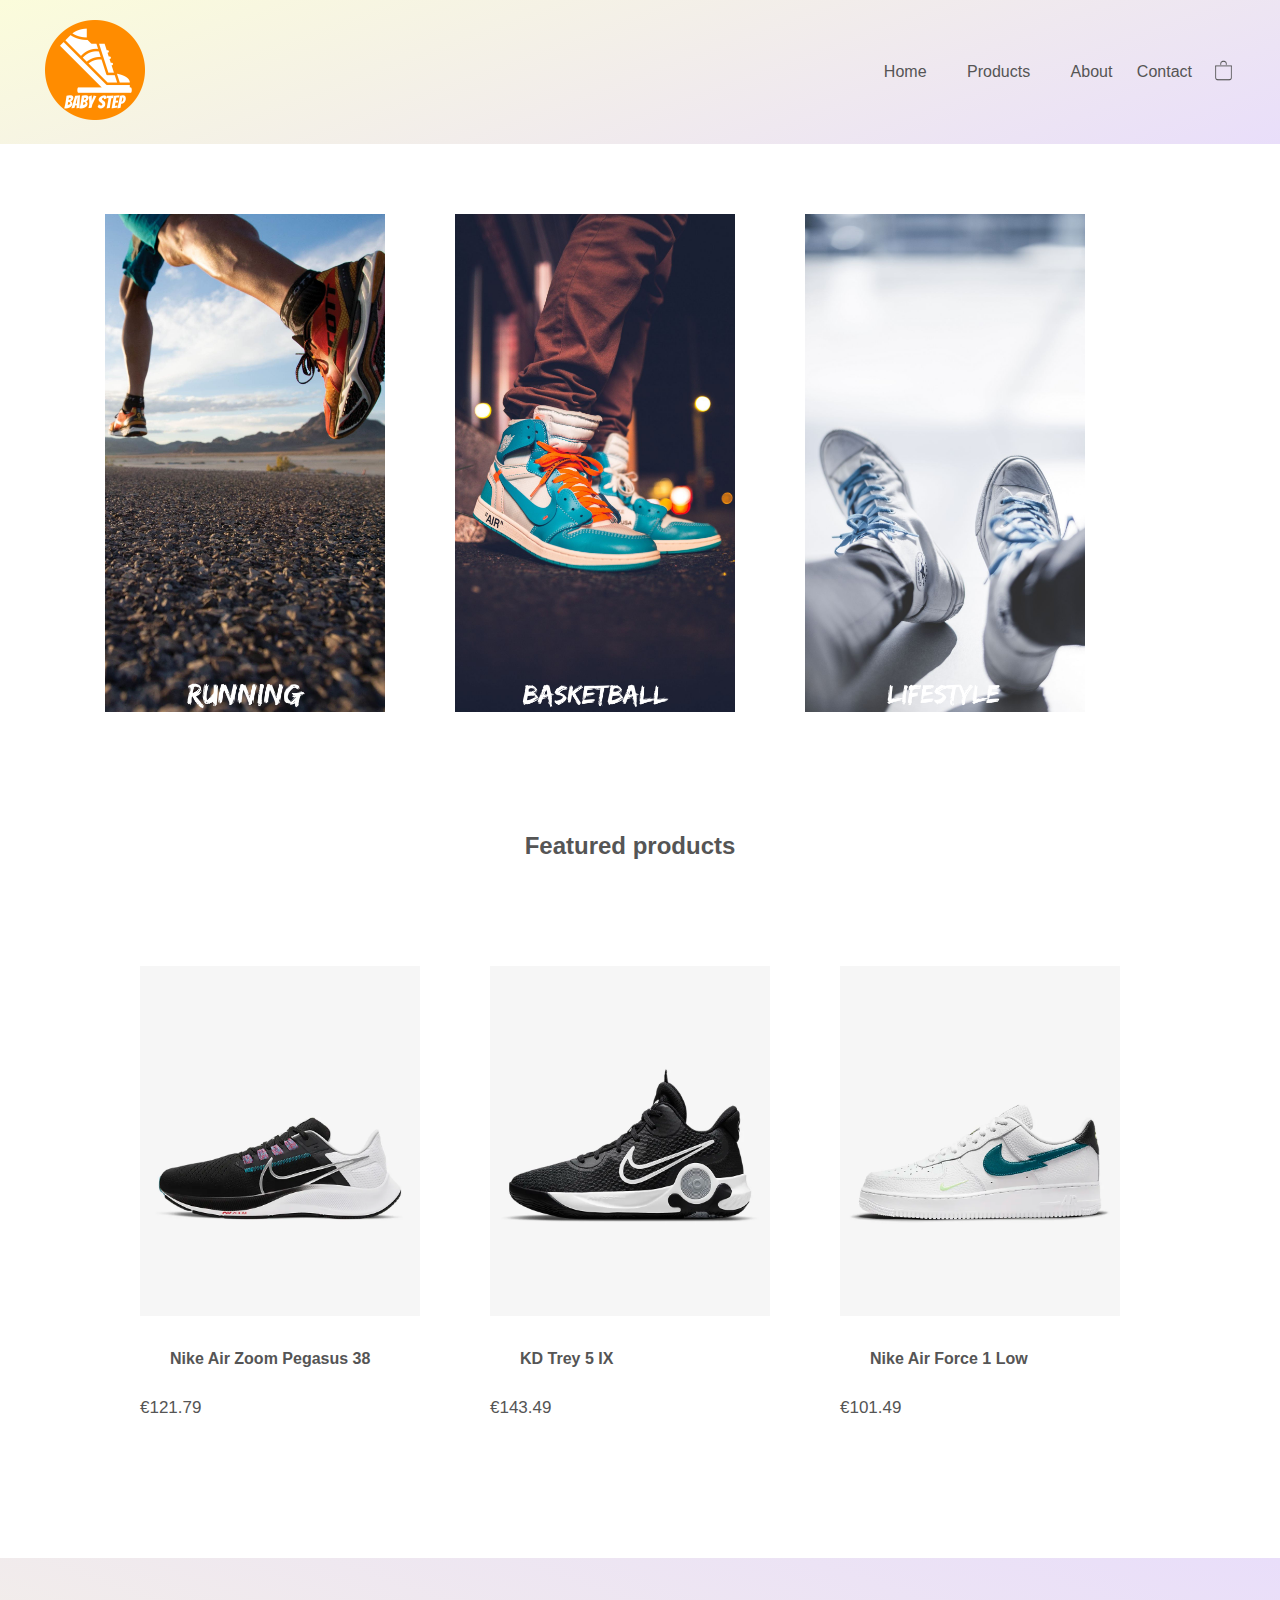
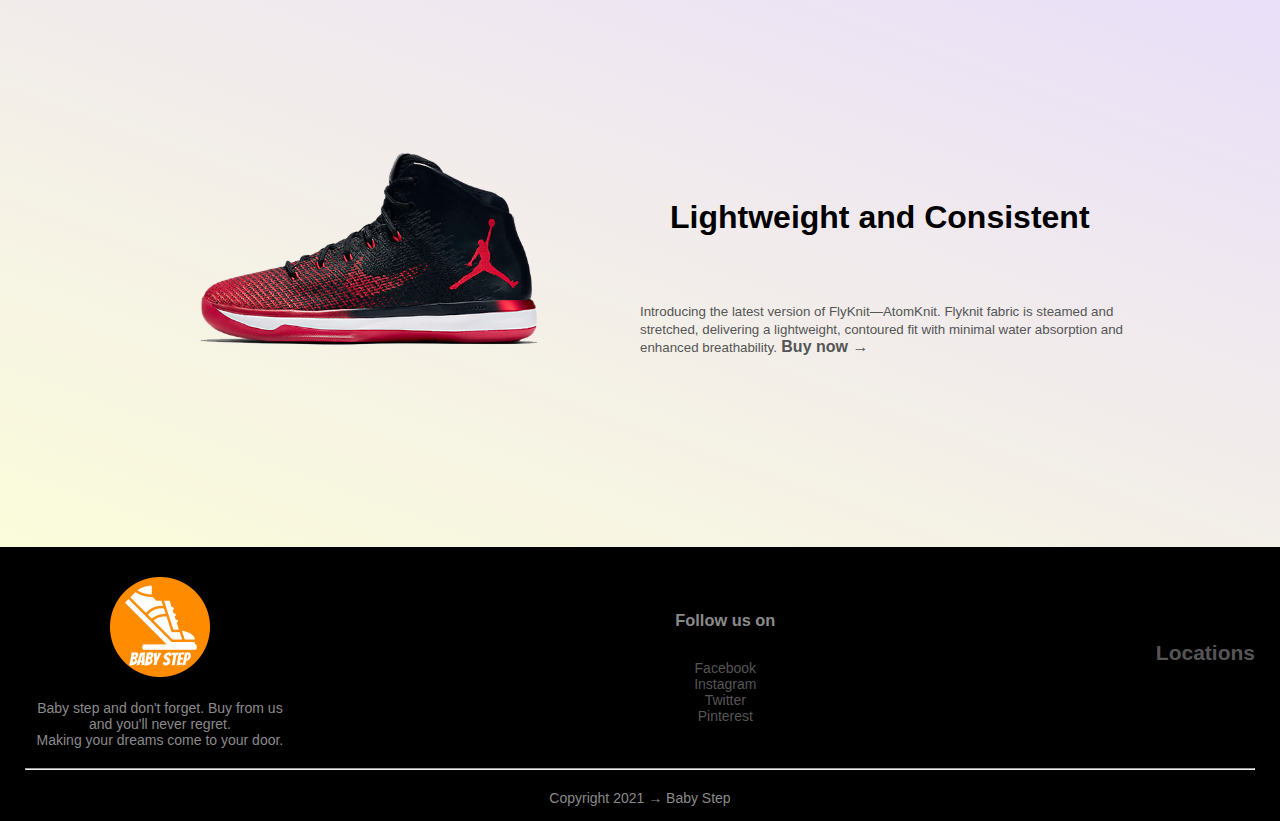
<file: index.html>
<!DOCTYPE html>
<html lang="en">
<head>
    <meta charset="UTF-8">
    <meta http-equiv="X-UA-Compatible" content="IE=edge">
    <meta name="viewport" content="width=device-width, initial-scale=1.0">
    <link rel="stylesheet" href="style.css">
    <script src="myScript.js"></script>
    <title>Baby step - home</title>
</head>
<body>
   <div class="header">
        <div class="container">
            <div class = "navbar">
                <div class = "logo">
                    <img src = "images/logo1-orange.png" style="width:100px;"  id="mylogo" onclick="changeImage()" alt="idk">
                </div>
                <nav>
                    <ul>
                        <li><a href="index.html">Home</a></li>
                        <li class="dropdown">
                            <a class="active dropbtn" href="products.html">Products</a>
                            <div class="dropdown-content">
                                <a href="running-shoes.html">Running</a>
                                <a href="basketball-shoes.html">Basketball</a>
                                <a href="lifestyle-shoes.html">Lifestyle</a>
                            </div>
                        </li>
                        <li><a href="about.html">About</a></li>
                        <li><a href="contact.html">Contact</a></li>
                    </ul>
                </nav>
                <a href = "#"><img src="images/cart.png" style="height:23px;width:23px;" alt="idk"></a>
            </div>
            
        </div>
    </div>
    

    <!--categories-->
    <div class="categories">
        <div class="small-container">
            <div class="row">
                <div class="img-category">
                    <a href="running-shoes.html"><img src="images/cat-1.jpg"  alt="idk"></a>
                </div>
                <div class="img-category">
                    <a href="basketball-shoes.html"><img src="images/cat-2.jpg"  alt="idk"></a>
                </div>
                <div class="img-category">
                    <a href="lifestyle-shoes.html"><img src="images/cat-3.jpg" alt="idk"></a>
                </div>
            </div>
        </div>
    </div>



    <!--feature products-->
    <section>
        <div class="small-container">
            <h2 class="title">Featured products</h2>
            <div class="row">
                <div class="img-products">
                    <a href="Nike Air Zoom Pegasus 38-details.html" alt="idk"><img src="images/featured-products/product-1.png"  alt="idk"></a>
                    <h4>Nike Air Zoom Pegasus 38</h4>
                    <p>€121.79</p>
                </div>
                <div class="img-products">

                    <a href="KD Trey 5 IX-details.html" alt="idk"><img src="images/featured-products/product-2.png"  alt="idk"></a>
                    <h4>KD Trey 5 IX</h4>
                    <p>€143.49</p>
                </div>
                <div class="img-products">
                    <a href="Nike Air Force 1 Low-details.html" alt="idk"><img src="images/featured-products/product-3.png"  alt="idk"></a>
                    <h4>Nike Air Force 1 Low</h4>
                    <p>€101.49</p>
                </div>
            </div>
        </div>
    </section>

    <!--Special weekly product-->
    <div class="special-offer">
        <div class="small-container">
            <div class="row">
                <div class="img-special">
                    <img src="images/special-offer/special-offer-img.png" alt="idk">
                </div>
                <div class="img-special">
                    <h1>Lightweight and Consistent</h1><br><br>
                    <small>Introducing the latest version of FlyKnit—AtomKnit. Flyknit fabric is
                         steamed and stretched, delivering a lightweight, 
                        contoured fit with minimal water absorption and enhanced breathability.</small>
                    <b><a href="#" >Buy now &#8594;</a></b>
                </div>
            </div>
        </div>
    </div>

    <!--footer-->

    <footer>
        <div class="container">
            <div class="row-footer">
                <div id="f-1">
                    <img src="images/logo1-orange.png" alt="idk">
                    <p>Baby step and don't forget. Buy from us and you'll never regret.</p>
                    <p>Making your dreams come to your door. </p>
                </div>
                <div id="f-2">
                    <h3>Follow us on</h3>
                    <ul>
                        <li><a href="https://www.facebook.com/" target="_blank">Facebook</a></li>
                        <li><a href="https://www.instagram.com/" target="_blank">Instagram</a></li>
                        <li><a href="https://www.twitter.com/" target="_blank">Twitter</a></li>
                        <li><a href="https://www.pinterest.com/" target="_blank">Pinterest</a></li>
                    </ul>
                </div>
                <div id="f-3">
                    <h2><a href="https://www.google.ro/maps/@39.0911644,31.0807599,4z" target="_blank">Locations</a></h2>
                </div>
            </div>
            <hr>
            <p id="copyright">Copyright 2021 &#8594; Baby Step</p>
        </div>
    </footer>
</body>
</html>
</file>
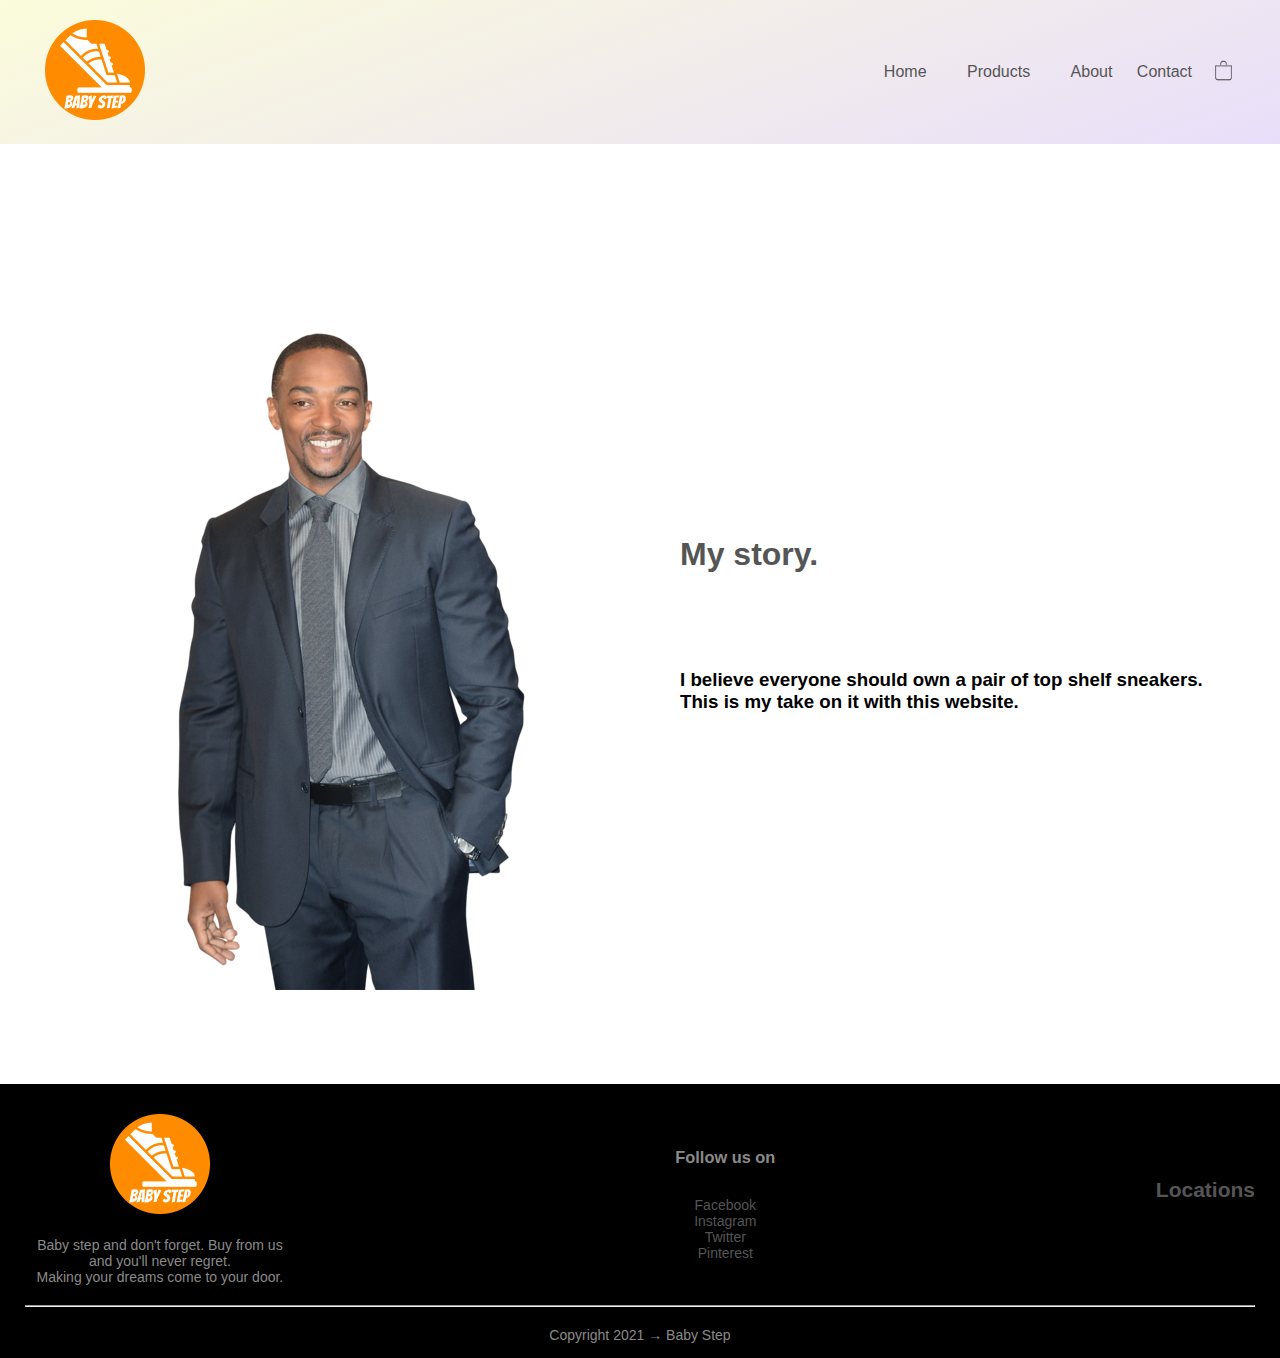
<file: about.html>
<!DOCTYPE html>
<html lang="en">
<head>
    <meta charset="UTF-8">
    <meta http-equiv="X-UA-Compatible" content="IE=edge">
    <meta name="viewport" content="width=device-width, initial-scale=1.0">
    <link rel="stylesheet" href="style.css">
    <script src="myScript.js"></script>
    <title>Baby step - home</title>
</head>
<body>
   <div class="header">
        <div class="container">
            <div class = "navbar">
                <div class = "logo">
                    <img src = "images/logo1-orange.png" style="width:100px;"  id="mylogo" onclick="changeImage()" alt="idk">
                </div>
                <nav>
                    <ul>
                        <li><a href="index.html">Home</a></li>
                        <li class="dropdown">
                            <a class="active dropbtn" href="products.html">Products</a>
                            <div class="dropdown-content">
                                <a href="running-shoes.html">Running</a>
                                <a href="basketball-shoes.html">Basketball</a>
                                <a href="lifestyle-shoes.html">Lifestyle</a>
                            </div>
                        </li>
                        <li><a href="about.html">About</a></li>
                        <li><a href="contact.html">Contact</a></li>
                    </ul>
                </nav>
                <a href = "#"><img src="images/cart.png" style="height:23px;width:23px;" alt="idk"></a>
            </div>
            
        </div>
    </div>
    

    
    <!--Special weekly product-->
    <div class="container">
        <div class="row">
            <div class="img-special">
                <img src="images/anthony-mackie.png" alt="idk">
            </div>
            <div class="img-special">
                <a href="https://ro.wikipedia.org/wiki/Anthony_Mackie" target="_blank"><h1>My story.</h1></a><br><br>
                <h3>I believe everyone should own a pair of top shelf sneakers. This is my take on it with this website.</h3>
            </div>
        </div>
    </div>

    <!--footer-->

    <footer>
        <div class="container">
            <div class="row-footer">
                <div id="f-1">
                    <img src="images/logo1-orange.png" alt="idk">
                    <p>Baby step and don't forget. Buy from us and you'll never regret.</p>
                    <p>Making your dreams come to your door. </p>
                </div>
                <div id="f-2">
                    <h3>Follow us on</h3>
                    <ul>
                        <li><a href="https://www.facebook.com/" target="_blank">Facebook</a></li>
                        <li><a href="https://www.instagram.com/" target="_blank">Instagram</a></li>
                        <li><a href="https://www.twitter.com/" target="_blank">Twitter</a></li>
                        <li><a href="https://www.pinterest.com/" target="_blank">Pinterest</a></li>
                    </ul>
                </div>
                <div id="f-3">
                    <h2><a href="https://www.google.ro/maps/@39.0911644,31.0807599,4z" target="_blank">Locations</a></h2>
                </div>
            </div>
            <hr>
            <p id="copyright">Copyright 2021 &#8594; Baby Step</p>
        </div>
    </footer>
</body>
</html>
</file>
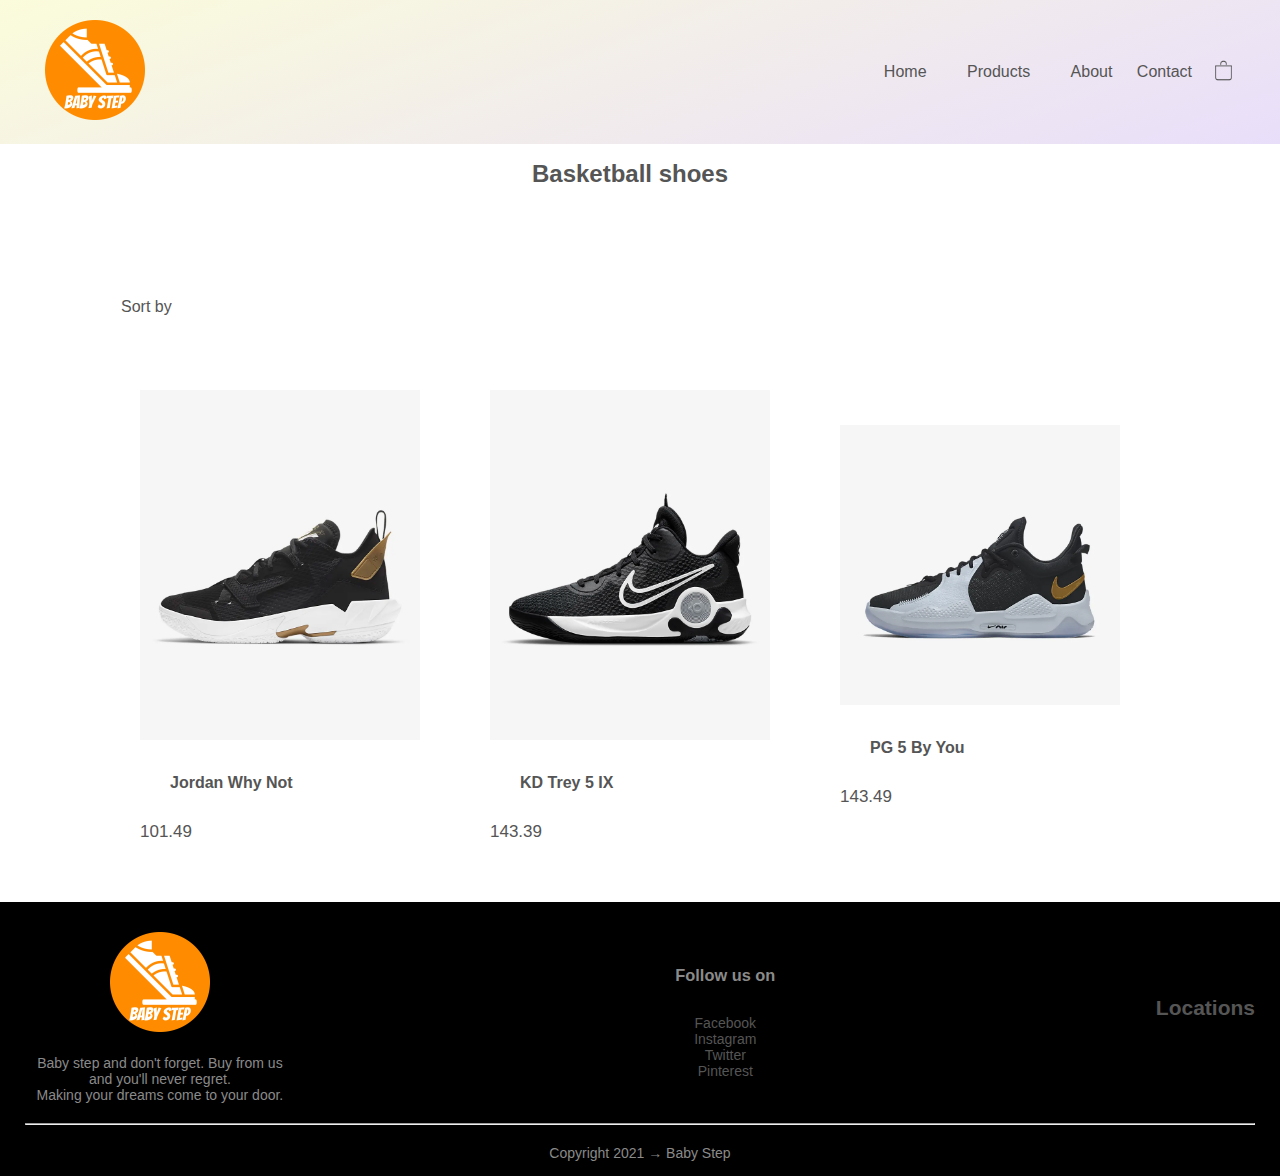
<file: basketball-shoes.html>
<!DOCTYPE html>
<html lang="en">
<head>
    <meta charset="UTF-8">
    <meta http-equiv="X-UA-Compatible" content="IE=edge">
    <meta name="viewport" content="width=device-width, initial-scale=1.0">
    <link rel="stylesheet" href="style.css">
    <script src="myScript.js"></script>
    <title>Baby step - home</title>
</head>
<body>
   <div class="header">
        <div class="container">
            <div class = "navbar">
                <div class = "logo">
                    <img src = "images/logo1-orange.png" style="width:100px;"  id="mylogo" onclick="changeImage()" alt="idk">
                </div>
                <nav>
                    <ul>
                        <li><a href="index.html">Home</a></li>
                        <li class="dropdown">
                            <a class="active dropbtn" href="products.html">Products</a>
                            <div class="dropdown-content">
                                <a href="running-shoes.html">Running</a>
                                <a href="basketball-shoes.html">Basketball</a>
                                <a href="lifestyle-shoes.html">Lifestyle</a>
                            </div>
                        </li>
                        <li><a href="about.html">About</a></li>
                        <li><a href="contact.html">Contact</a></li>
                    </ul>
                </nav>
                <a href = "#"><img src="images/cart.png" style="height:23px;width:23px;" alt="idk"></a>
            </div>
            
        </div>
    </div>
    


    <!--all products-->
    
    
    <section>
        <div class="small-container">
            <h2 class="title">Basketball shoes</h2>
            <ul>
                <li class="dropdown">
                    <p class="dropbtn">Sort by</p>
                    <div class="dropdown-content">
                        <button onclick="sortList(0,1)">Name &#8593;</button>
                        <button onclick="sortList(1,-1)">Name &#8595;</button>
                        <button onclick="sortList(2,1)">Price &#8593;</button>
                        <button onclick="sortList(3,-1)">Price &#8595;</button>
                    </div>
                </li>
            </ul>
            <div>
                <ul class="row" id = "id01">
                    <li class="img-products">
                        <img src="images/basketball-shoes/Jordan Why Not.png"  alt="idk">
                        <h4>Jordan Why Not</h4>
                        <p>101.49</p>
                    </li>
                    <li class="img-products">
                        <a href="KD Trey 5 IX-details.html"><img src="images/basketball-shoes/KD Trey 5 IX.png"  alt="idk"></a>
                        <h4>KD Trey 5 IX</h4>
                        <p>143.39</p>
                    </li>
                    <li class="img-products">
                        <img src="images/basketball-shoes/PG 5 By You.png"  alt="idk">
                        <h4>PG 5 By You</h4>
                        <p>143.49</p>
                    </li>
                    
                </ul>
            </div>
        </div>
    </section>

    <!--footer-->

    <footer>
        <div class="container">
            <div class="row-footer">
                <div id="f-1">
                    <img src="images/logo1-orange.png" alt="idk">
                    <p>Baby step and don't forget. Buy from us and you'll never regret.</p>
                    <p>Making your dreams come to your door. </p>
                </div>
                <div id="f-2">
                    <h3>Follow us on</h3>
                    <ul>
                        <li><a href="https://www.facebook.com/" target="_blank">Facebook</a></li>
                        <li><a href="https://www.instagram.com/" target="_blank">Instagram</a></li>
                        <li><a href="https://www.twitter.com/" target="_blank">Twitter</a></li>
                        <li><a href="https://www.pinterest.com/" target="_blank">Pinterest</a></li>
                    </ul>
                </div>
                <div id="f-3">
                    <h2><a href="https://www.google.ro/maps/@39.0911644,31.0807599,4z" target="_blank">Locations</a></h2>
                </div>
            </div>
            <hr>
            <p id="copyright">Copyright 2021 &#8594; Baby Step</p>
        </div>
    </footer>
</body>
</html>
</file>
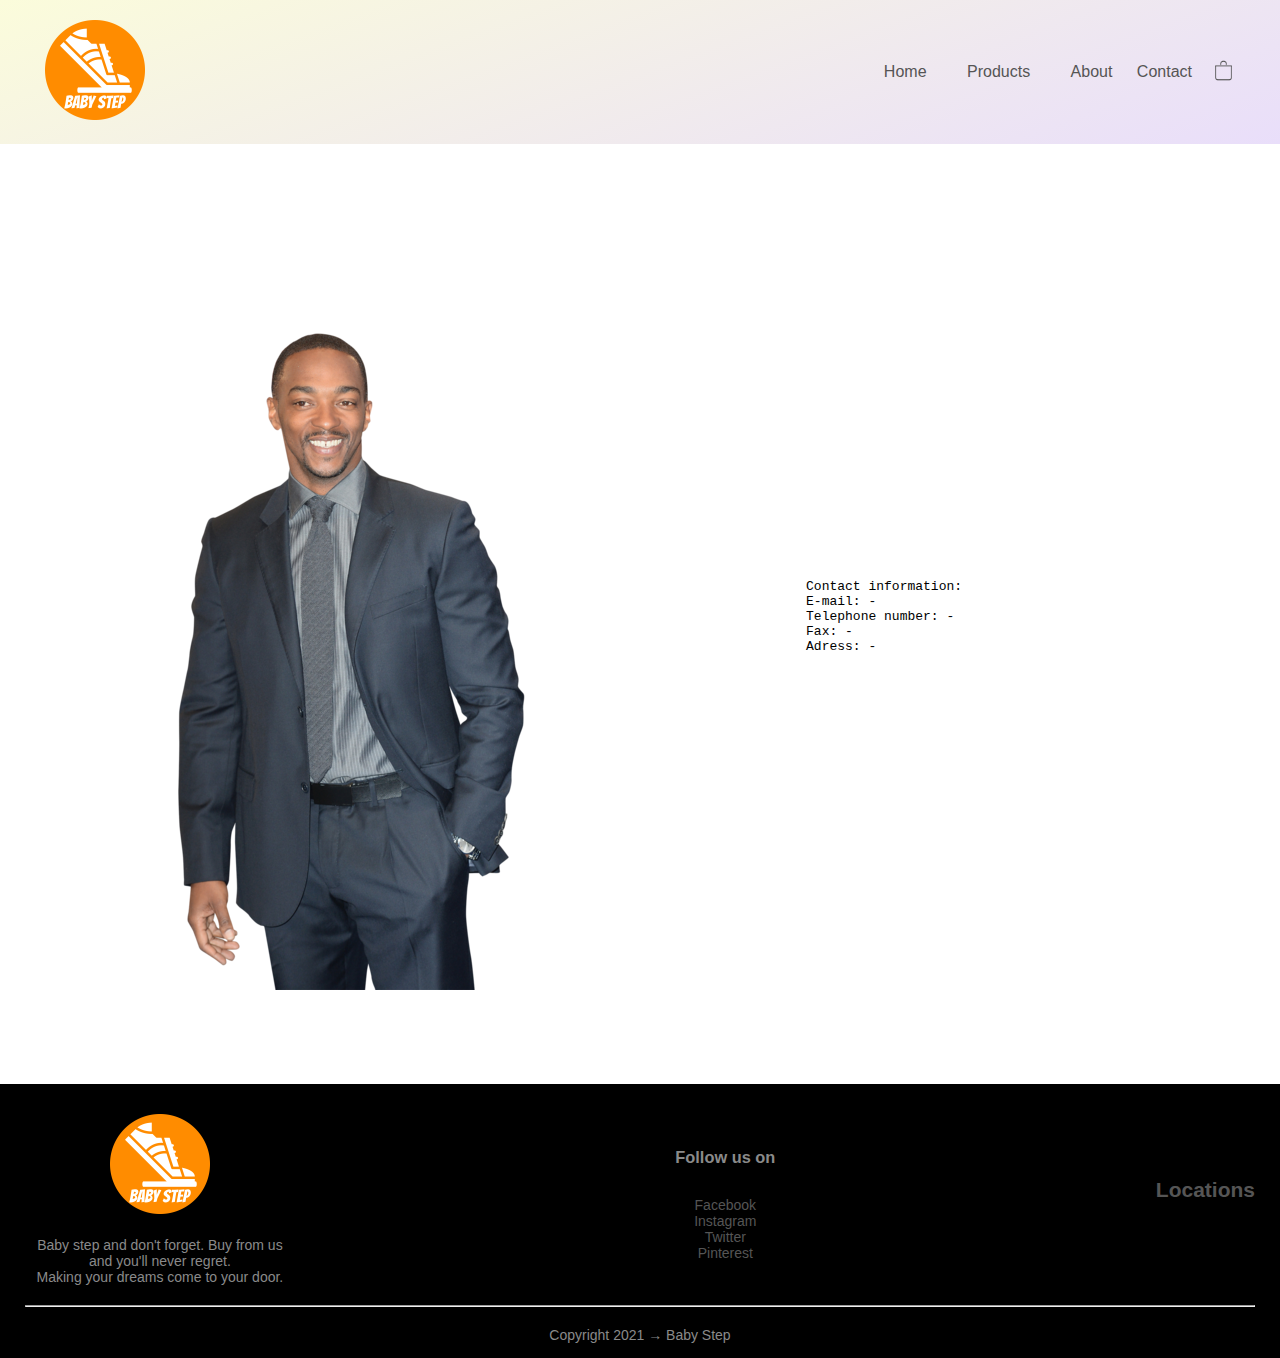
<file: contact.html>
<!DOCTYPE html>
<html lang="en">
<head>
    <meta charset="UTF-8">
    <meta http-equiv="X-UA-Compatible" content="IE=edge">
    <meta name="viewport" content="width=device-width, initial-scale=1.0">
    <link rel="stylesheet" href="style.css">
    <script src="myScript.js"></script>
    <title>Baby step - home</title>
</head>
<body>
   <div class="header">
        <div class="container">
            <div class = "navbar">
                <div class = "logo">
                    <img src = "images/logo1-orange.png" style="width:100px;"  id="mylogo" onclick="changeImage()" alt="idk">
                </div>
                <nav>
                    <ul>
                        <li><a href="index.html">Home</a></li>
                        <li class="dropdown">
                            <a class="active dropbtn" href="products.html">Products</a>
                            <div class="dropdown-content">
                                <a href="running-shoes.html">Running</a>
                                <a href="basketball-shoes.html">Basketball</a>
                                <a href="lifestyle-shoes.html">Lifestyle</a>
                            </div>
                        </li>
                        <li><a href="about.html">About</a></li>
                        <li><a href="contact.html">Contact</a></li>
                    </ul>
                </nav>
                <a href = "#"><img src="images/cart.png" style="height:23px;width:23px;" alt="idk"></a>
            </div>
            
        </div>
    </div>
    

    <div class="container">
        <div class="row">
            <div class="img-special">
                <img src="images/anthony-mackie.png" alt="idk">
            </div>
            <div class="img-special">
                <pre>
                    Contact information:
                    E-mail: -
                    Telephone number: -
                    Fax: - 
                    Adress: -
                </pre>
            </div>
        </div>
    </div>

    <!--footer-->

    <footer>
        <div class="container">
            <div class="row-footer">
                <div id="f-1">
                    <img src="images/logo1-orange.png" alt="idk">
                    <p>Baby step and don't forget. Buy from us and you'll never regret.</p>
                    <p>Making your dreams come to your door. </p>
                </div>
                <div id="f-2">
                    <h3>Follow us on</h3>
                    <ul>
                        <li><a href="https://www.facebook.com/" target="_blank">Facebook</a></li>
                        <li><a href="https://www.instagram.com/" target="_blank">Instagram</a></li>
                        <li><a href="https://www.twitter.com/" target="_blank">Twitter</a></li>
                        <li><a href="https://www.pinterest.com/" target="_blank">Pinterest</a></li>
                    </ul>
                </div>
                <div id="f-3">
                    <h2><a href="https://www.google.ro/maps/@39.0911644,31.0807599,4z" target="_blank">Locations</a></h2>
                </div>
            </div>
            <hr>
            <p id="copyright">Copyright 2021 &#8594; Baby Step</p>
        </div>
    </footer>
</body>
</html>
</file>
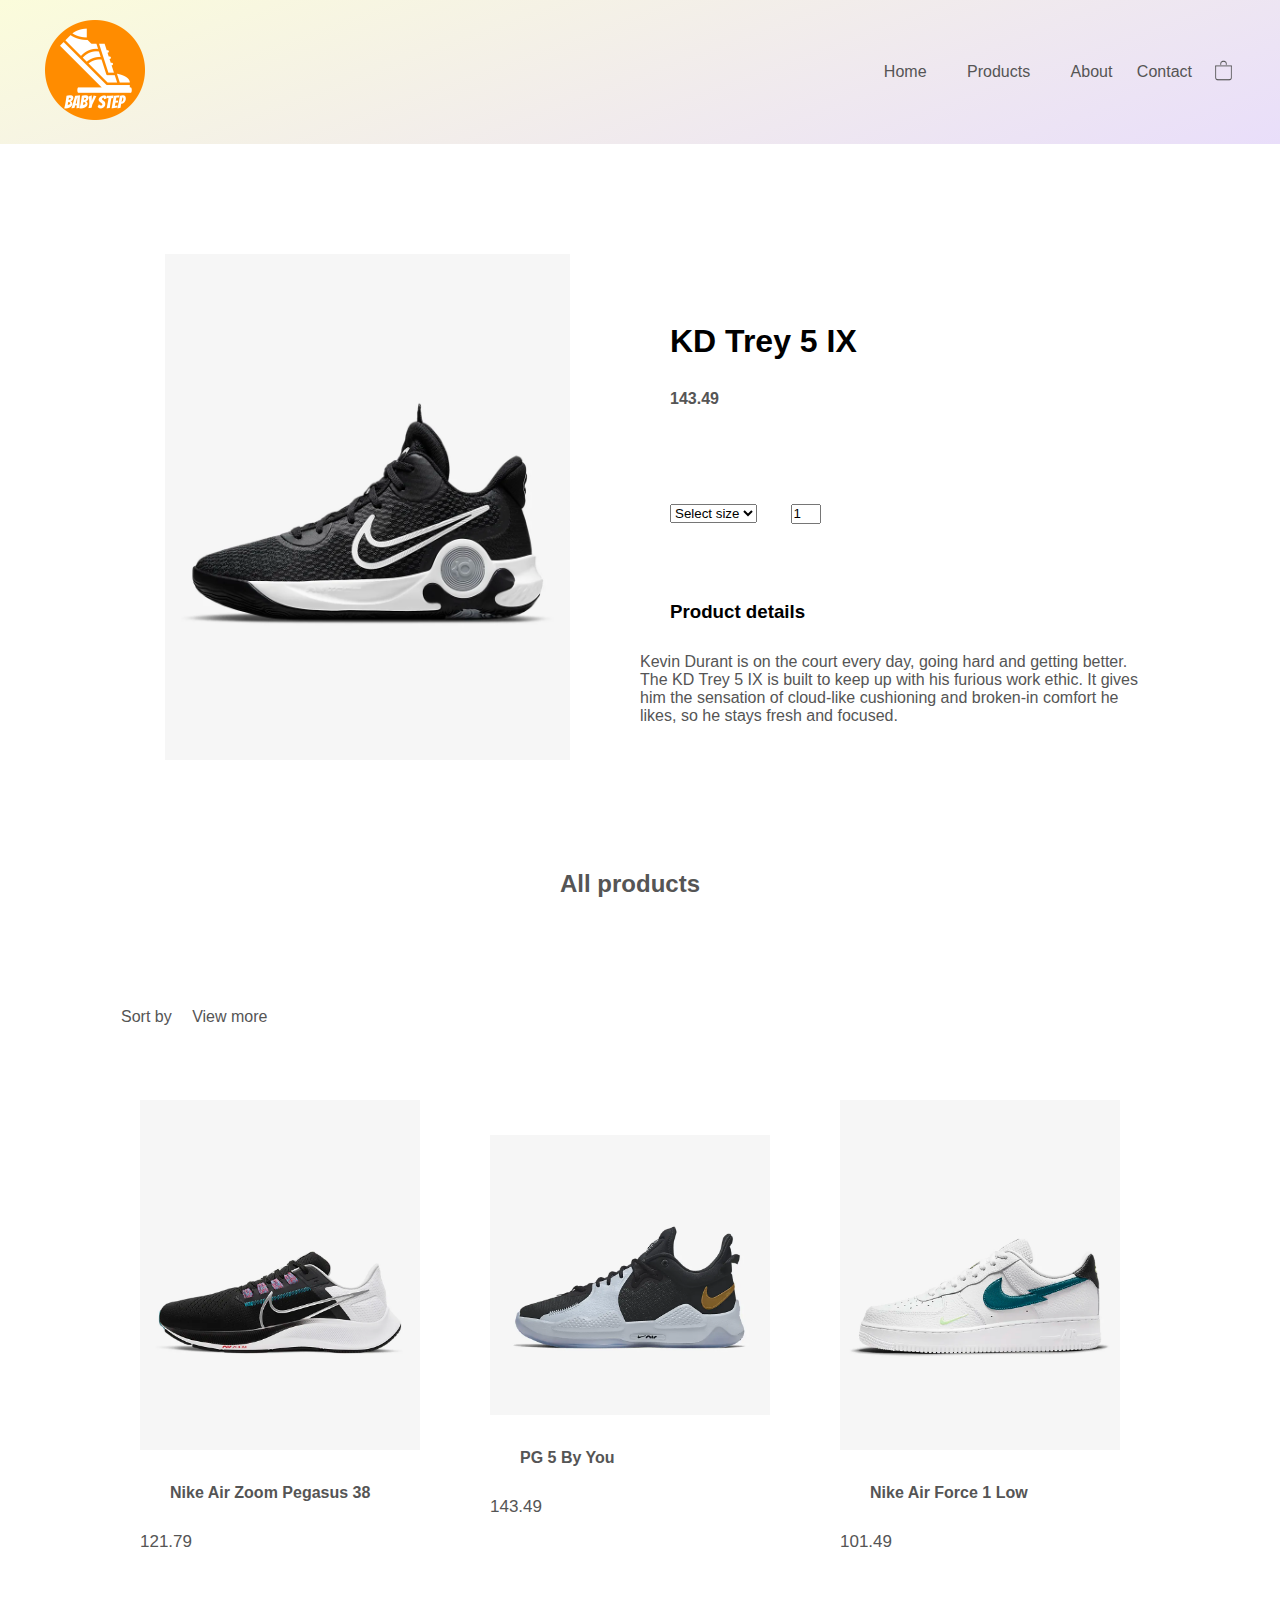
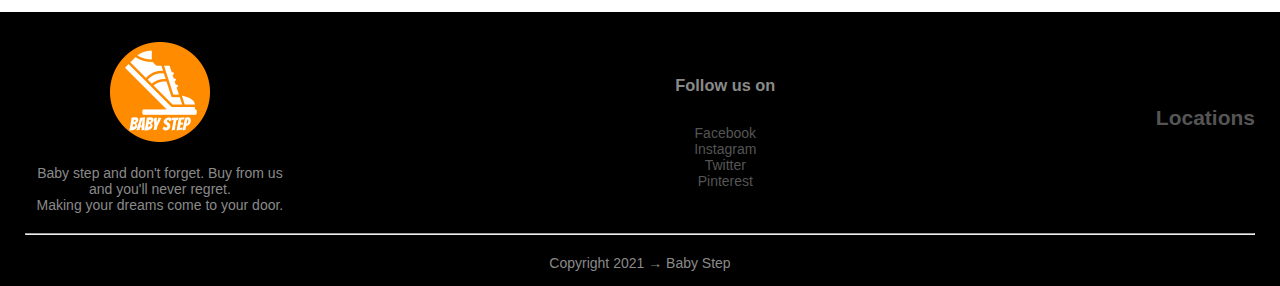
<file: KD Trey 5 IX-details.html>
<!DOCTYPE html>
<html lang="en">
<head>
    <meta charset="UTF-8">
    <meta http-equiv="X-UA-Compatible" content="IE=edge">
    <meta name="viewport" content="width=device-width, initial-scale=1.0">
    <link rel="stylesheet" href="style.css">
    <script src="myScript.js"></script>
    <title>Baby step - home</title>
</head>
<body>
   <div class="header">
        <div class="container">
            <div class = "navbar">
                <div class = "logo">
                    <img src = "images/logo1-orange.png" style="width:100px;"  id="mylogo" onclick="changeImage()" alt="idk">
                </div>
                <nav>
                    <ul>
                        <li><a href="index.html">Home</a></li>
                        <li class="dropdown">
                            <a class="active dropbtn" href="products.html">Products</a>
                            <div class="dropdown-content">
                                <a href="running-shoes.html">Running</a>
                                <a href="basketball-shoes.html">Basketball</a>
                                <a href="lifestyle-shoes.html">Lifestyle</a>
                            </div>
                        </li>
                        <li><a href="about.html">About</a></li>
                        <li><a href="contact.html">Contact</a></li>
                    </ul>
                </nav>
                <a href = "#"><img src="images/cart.png" style="height:23px;width:23px;" alt="idk"></a>
            </div>
            
        </div>
    </div>
    
    <!--Product details-->

    <div class="small-container">
        <div class="row">
            <div class="img-special">
                <img src="images/basketball-shoes/KD Trey 5 IX.png" alt="idk">
            </div>
            
            <div class="img-special">
                <h1>KD Trey 5 IX</h1>
                <h4>143.49</h4>
                <br><br>
                <select>
                    <option>Select size</option>
                    <option>39 EUR</option>
                    <option>40 EUR</option>
                    <option>41 EUR</option>
                    <option>42 EUR</option>
                    <option>43 EUR</option>
                    <option>44 EUR</option>
                </select>
                <input type="number" value="1" min="0" max="9">
                <br><br>
                <h3>Product details</h3>
                <p>Kevin Durant is on the court every day, going hard and getting better.
                     The KD Trey 5 IX is built to keep up with his furious work ethic. 
                     It gives him the sensation of cloud-like cushioning and broken-in
                      comfort he likes, so he stays fresh and focused.</p>
            </div>
        </div>
    </div>

    <!--all products-->
    
    
    <section>
        <div class="small-container">
            <h2 class="title">All products</h2>
            <ul class="same-row">
                <li class="dropdown">
                    <p class="dropbtn">Sort by</p>
                    <div class="dropdown-content">
                        <button onclick="sortList(0,1)">Name &#8593;</button>
                        <button onclick="sortList(1,-1)">Name &#8595;</button>
                        <button onclick="sortList(2,1)">Price &#8593;</button>
                        <button onclick="sortList(3,-1)">Price &#8595;</button>
                    </div>
                </li>
            </ul>
            <p class="same-row"><a href="products.html" alt="idk">View more</a></p>
            <div>
                <ul class="row" id = "id01">
                    <li class="img-products">
    
                        <a href="Nike Air Zoom Pegasus 38-details.html" alt="idk"><img src="images/running-shoes/Nike Air Zoom Pegasus 38.png"  alt="idk"></a>
                        <h4>Nike Air Zoom Pegasus 38</h4>
                        <p>121.79</p>
                    </li>
                    <li class="img-products">
                        <img src="images/basketball-shoes/PG 5 By You.png"  alt="idk">
                        <h4>PG 5 By You</h4>
                        <p>143.49</p>
                    </li>
                    <li class="img-products">
                        <a href="Nike Air Force 1 Low-details.html" alt="idk"><img src="images/lifestyle-shoes/Nike Air Force 1 Low.png"  alt="idk"></a>
                        <h4>Nike Air Force 1 Low</h4>
                        <p>101.49</p>
                    </li>
                    
                    
                </ul>
            </div>
        </div>
    </section>

    <!--footer-->

    <footer>
        <div class="container">
            <div class="row-footer">
                <div id="f-1">
                    <img src="images/logo1-orange.png" alt="idk">
                    <p>Baby step and don't forget. Buy from us and you'll never regret.</p>
                    <p>Making your dreams come to your door. </p>
                </div>
                <div id="f-2">
                    <h3>Follow us on</h3>
                    <ul>
                        <li><a href="https://www.facebook.com/" target="_blank">Facebook</a></li>
                        <li><a href="https://www.instagram.com/" target="_blank">Instagram</a></li>
                        <li><a href="https://www.twitter.com/" target="_blank">Twitter</a></li>
                        <li><a href="https://www.pinterest.com/" target="_blank">Pinterest</a></li>
                    </ul>
                </div>
                <div id="f-3">
                    <h2><a href="https://www.google.ro/maps/@39.0911644,31.0807599,4z" target="_blank">Locations</a></h2>
                </div>
            </div>
            <hr>
            <p id="copyright">Copyright 2021 &#8594; Baby Step</p>
        </div>
    </footer>
</body>
</html>
</file>
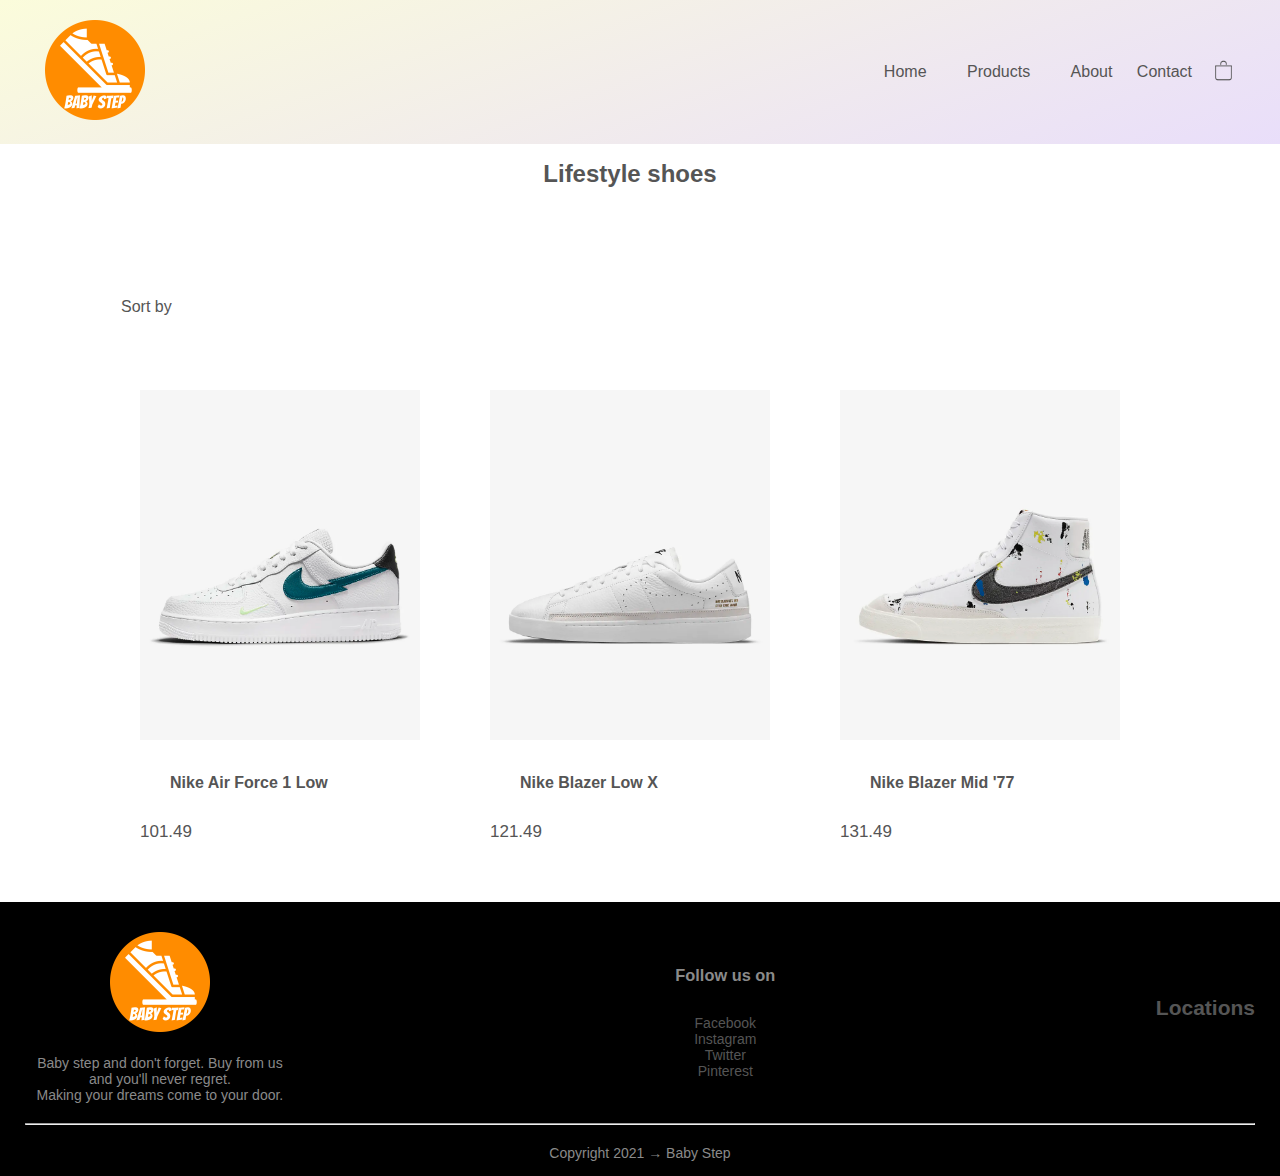
<file: lifestyle-shoes.html>
<!DOCTYPE html>
<html lang="en">
<head>
    <meta charset="UTF-8">
    <meta http-equiv="X-UA-Compatible" content="IE=edge">
    <meta name="viewport" content="width=device-width, initial-scale=1.0">
    <link rel="stylesheet" href="style.css">
    <script src="myScript.js"></script>
    <title>Baby step - home</title>
</head>
<body>
   <div class="header">
        <div class="container">
            <div class = "navbar">
                <div class = "logo">
                    <img src = "images/logo1-orange.png" style="width:100px;"  id="mylogo" onclick="changeImage()" alt="idk">
                </div>
                <nav>
                    <ul>
                        <li><a href="index.html">Home</a></li>
                        <li class="dropdown">
                            <a class="active dropbtn" href="products.html">Products</a>
                            <div class="dropdown-content">
                                <a href="running-shoes.html">Running</a>
                                <a href="basketball-shoes.html">Basketball</a>
                                <a href="lifestyle-shoes.html">Lifestyle</a>
                            </div>
                        </li>
                        <li><a href="about.html">About</a></li>
                        <li><a href="contact.html">Contact</a></li>
                    </ul>
                </nav>
                <a href = "#"><img src="images/cart.png" style="height:23px;width:23px;" alt="idk"></a>
            </div>
            
        </div>
    </div>
    


    <!--all products-->
    
    
    <section>
        <div class="small-container">
            <h2 class="title">Lifestyle shoes</h2>
            <ul>
                <li class="dropdown">
                    <p class="dropbtn">Sort by</p>
                    <div class="dropdown-content">
                        <button onclick="sortList(0,1)">Name &#8593;</button>
                        <button onclick="sortList(1,-1)">Name &#8595;</button>
                        <button onclick="sortList(2,1)">Price &#8593;</button>
                        <button onclick="sortList(3,-1)">Price &#8595;</button>
                    </div>
                </li>
            </ul>
            <div>
                <ul class="row" id = "id01">
                    <li class="img-products">
                        <a href = "Nike Air Force 1 Low-details.html"><img src="images/lifestyle-shoes/Nike Air Force 1 Low.png"  alt="idk"></a>
                        <h4>Nike Air Force 1 Low</h4>
                        <p>101.49</p>
                    </li>
                    <li class="img-products">
                        <img src="images/lifestyle-shoes/Nike Blazer Low X.png"  alt="idk">
                        <h4>Nike Blazer Low X</h4>
                        <p>121.49</p>
                    </li>
                    <li class="img-products">
                        <img src="images/lifestyle-shoes/Nike Blazer Mid '77.png"  alt="idk">
                        <h4>Nike Blazer Mid '77</h4>
                        <p>131.49</p>
                    </li>
                    
                </ul>
            </div>
        </div>
    </section>

    <!--footer-->

    <footer>
        <div class="container">
            <div class="row-footer">
                <div id="f-1">
                    <img src="images/logo1-orange.png" alt="idk">
                    <p>Baby step and don't forget. Buy from us and you'll never regret.</p>
                    <p>Making your dreams come to your door. </p>
                </div>
                <div id="f-2">
                    <h3>Follow us on</h3>
                    <ul>
                        <li><a href="https://www.facebook.com/" target="_blank">Facebook</a></li>
                        <li><a href="https://www.instagram.com/" target="_blank">Instagram</a></li>
                        <li><a href="https://www.twitter.com/" target="_blank">Twitter</a></li>
                        <li><a href="https://www.pinterest.com/" target="_blank">Pinterest</a></li>
                    </ul>
                </div>
                <div id="f-3">
                    <h2><a href="https://www.google.ro/maps/@39.0911644,31.0807599,4z" target="_blank">Locations</a></h2>
                </div>
            </div>
            <hr>
            <p id="copyright">Copyright 2021 &#8594; Baby Step</p>
        </div>
    </footer>
</body>
</html>
</file>
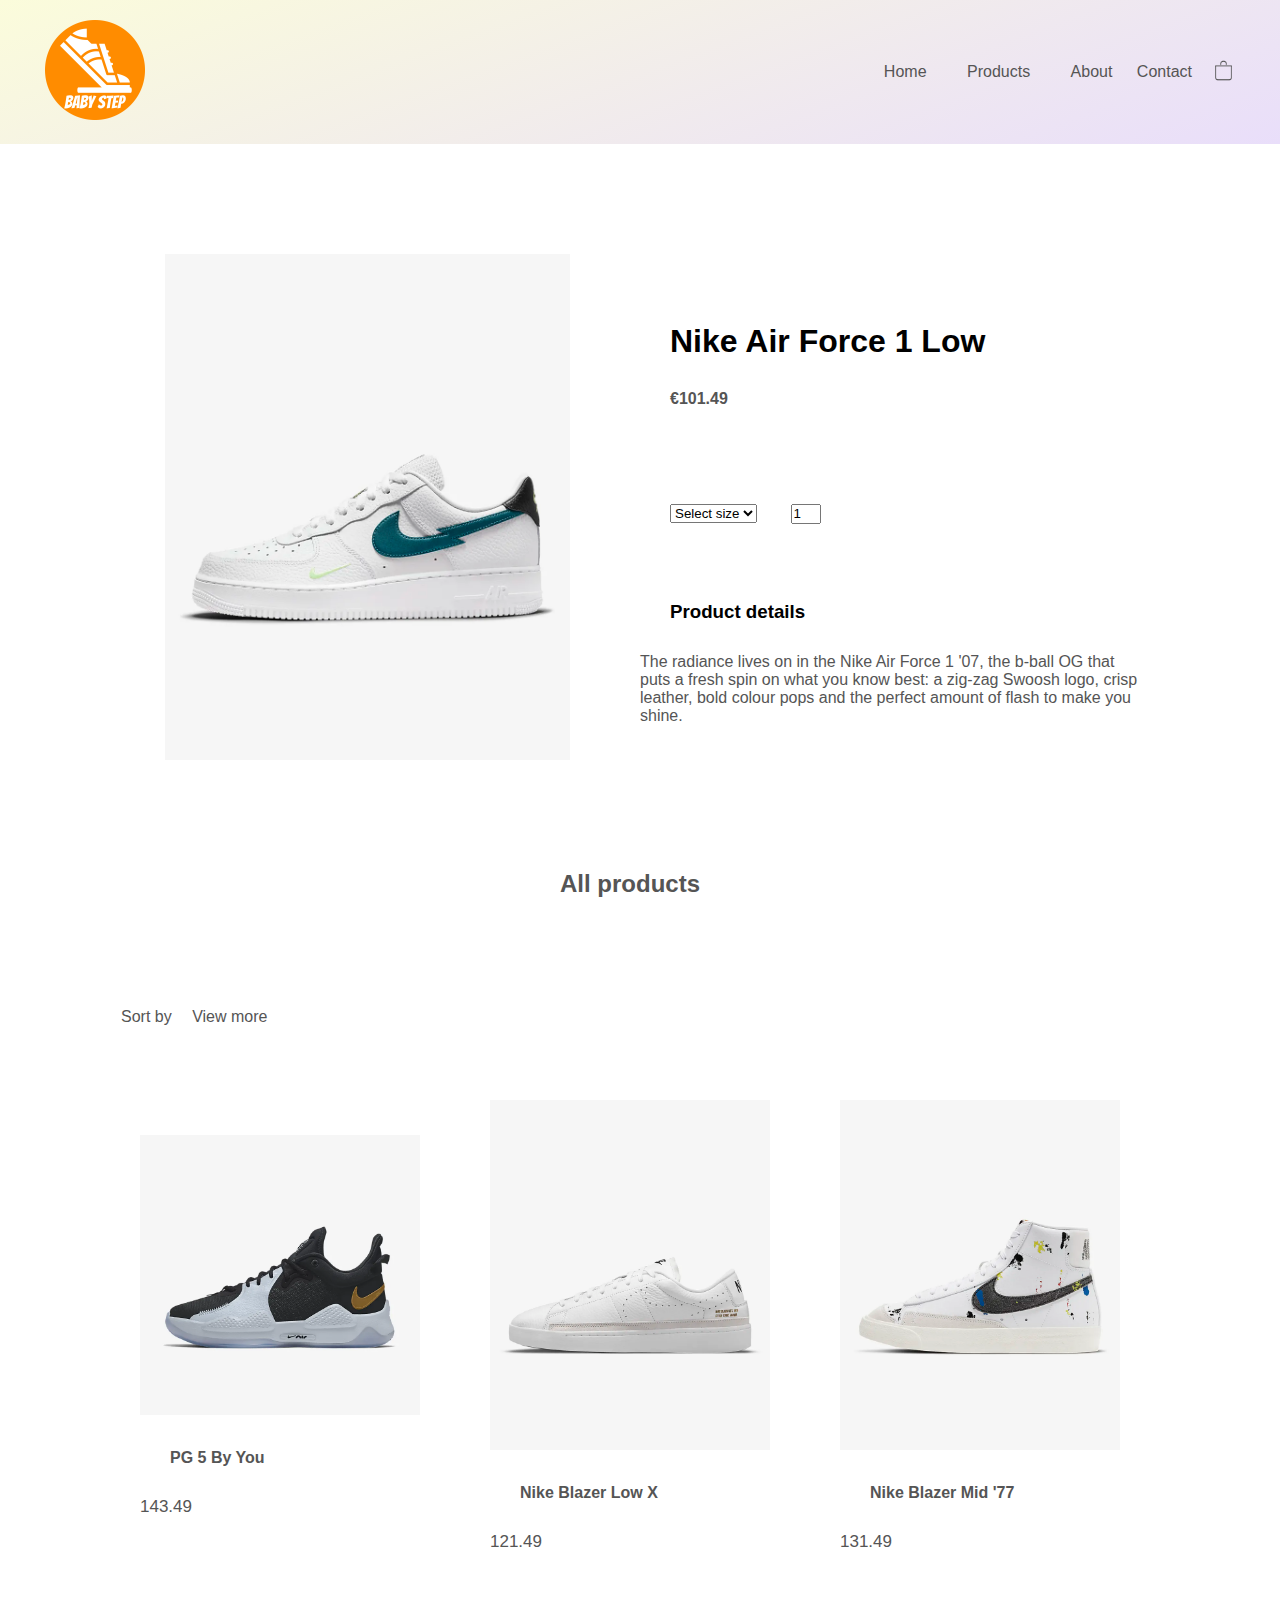
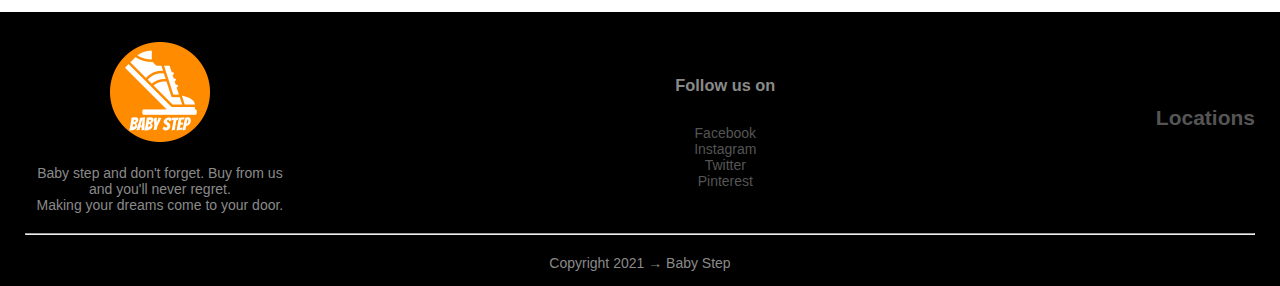
<file: Nike Air Force 1 Low-details.html>
<!DOCTYPE html>
<html lang="en">
<head>
    <meta charset="UTF-8">
    <meta http-equiv="X-UA-Compatible" content="IE=edge">
    <meta name="viewport" content="width=device-width, initial-scale=1.0">
    <link rel="stylesheet" href="style.css">
    <script src="myScript.js"></script>
    <title>Baby step - home</title>
</head>
<body>
   <div class="header">
        <div class="container">
            <div class = "navbar">
                <div class = "logo">
                    <img src = "images/logo1-orange.png" style="width:100px;"  id="mylogo" onclick="changeImage()" alt="idk">
                </div>
                <nav>
                    <ul>
                        <li><a href="index.html">Home</a></li>
                        <li class="dropdown">
                            <a class="active dropbtn" href="products.html">Products</a>
                            <div class="dropdown-content">
                                <a href="running-shoes.html">Running</a>
                                <a href="basketball-shoes.html">Basketball</a>
                                <a href="lifestyle-shoes.html">Lifestyle</a>
                            </div>
                        </li>
                        <li><a href="about.html">About</a></li>
                        <li><a href="contact.html">Contact</a></li>
                    </ul>
                </nav>
                <a href = "#"><img src="images/cart.png" style="height:23px;width:23px;" alt="idk"></a>
            </div>
            
        </div>
    </div>
    
    <!--Product details-->

    <div class="small-container">
        <div class="row">
            <div class="img-special">
                <img src="images/lifestyle-shoes/Nike Air Force 1 Low.png" alt="idk">
            </div>
            
            <div class="img-special">
                <h1>Nike Air Force 1 Low</h1>
                <h4>€101.49</h4>
                <br><br>
                <select>
                    <option>Select size</option>
                    <option>39 EUR</option>
                    <option>40 EUR</option>
                    <option>41 EUR</option>
                    <option>42 EUR</option>
                    <option>43 EUR</option>
                    <option>44 EUR</option>
                </select>
                <input type="number" value="1" min="0" max="9">
                <br><br>
                <h3>Product details</h3>
                <p>The radiance lives on in the Nike Air Force 1 '07, 
                    the b-ball OG that puts a fresh spin on what you know best: 
                    a zig-zag Swoosh logo, crisp leather, bold colour pops and 
                    the perfect amount of flash to make you shine.</p>
            </div>
        </div>
    </div>

    <!--all products-->
    
    
    <section>
        <div class="small-container">
            <h2 class="title">All products</h2>
            <ul class="same-row">
                <li class="dropdown">
                    <p class="dropbtn">Sort by</p>
                    <div class="dropdown-content">
                        <button onclick="sortList(0,1)">Name &#8593;</button>
                        <button onclick="sortList(1,-1)">Name &#8595;</button>
                        <button onclick="sortList(2,1)">Price &#8593;</button>
                        <button onclick="sortList(3,-1)">Price &#8595;</button>
                    </div>
                </li>
            </ul>
            <p class="same-row"><a href="products.html" alt="idk">View more</a></p>
            <div>
                <ul class="row" id = "id01">
                    <li class="img-products">
                        <img src="images/basketball-shoes/PG 5 By You.png"  alt="idk">
                        <h4>PG 5 By You</h4>
                        <p>143.49</p>
                    </li>
                    <li class="img-products">
                        <img src="images/lifestyle-shoes/Nike Blazer Low X.png"  alt="idk">
                        <h4>Nike Blazer Low X</h4>
                        <p>121.49</p>
                    </li>
                    <li class="img-products">
                        <img src="images/lifestyle-shoes/Nike Blazer Mid '77.png"  alt="idk">
                        <h4>Nike Blazer Mid '77</h4>
                        <p>131.49</p>
                    </li>
                    
                    
                </ul>
            </div>
        </div>
    </section>

    <!--footer-->

    <footer>
        <div class="container">
            <div class="row-footer">
                <div id="f-1">
                    <img src="images/logo1-orange.png" alt="idk">
                    <p>Baby step and don't forget. Buy from us and you'll never regret.</p>
                    <p>Making your dreams come to your door. </p>
                </div>
                <div id="f-2">
                    <h3>Follow us on</h3>
                    <ul>
                        <li><a href="https://www.facebook.com/" target="_blank">Facebook</a></li>
                        <li><a href="https://www.instagram.com/" target="_blank">Instagram</a></li>
                        <li><a href="https://www.twitter.com/" target="_blank">Twitter</a></li>
                        <li><a href="https://www.pinterest.com/" target="_blank">Pinterest</a></li>
                    </ul>
                </div>
                <div id="f-3">
                    <h2><a href="https://www.google.ro/maps/@39.0911644,31.0807599,4z" target="_blank">Locations</a></h2>
                </div>
            </div>
            <hr>
            <p id="copyright">Copyright 2021 &#8594; Baby Step</p>
        </div>
    </footer>
</body>
</html>
</file>
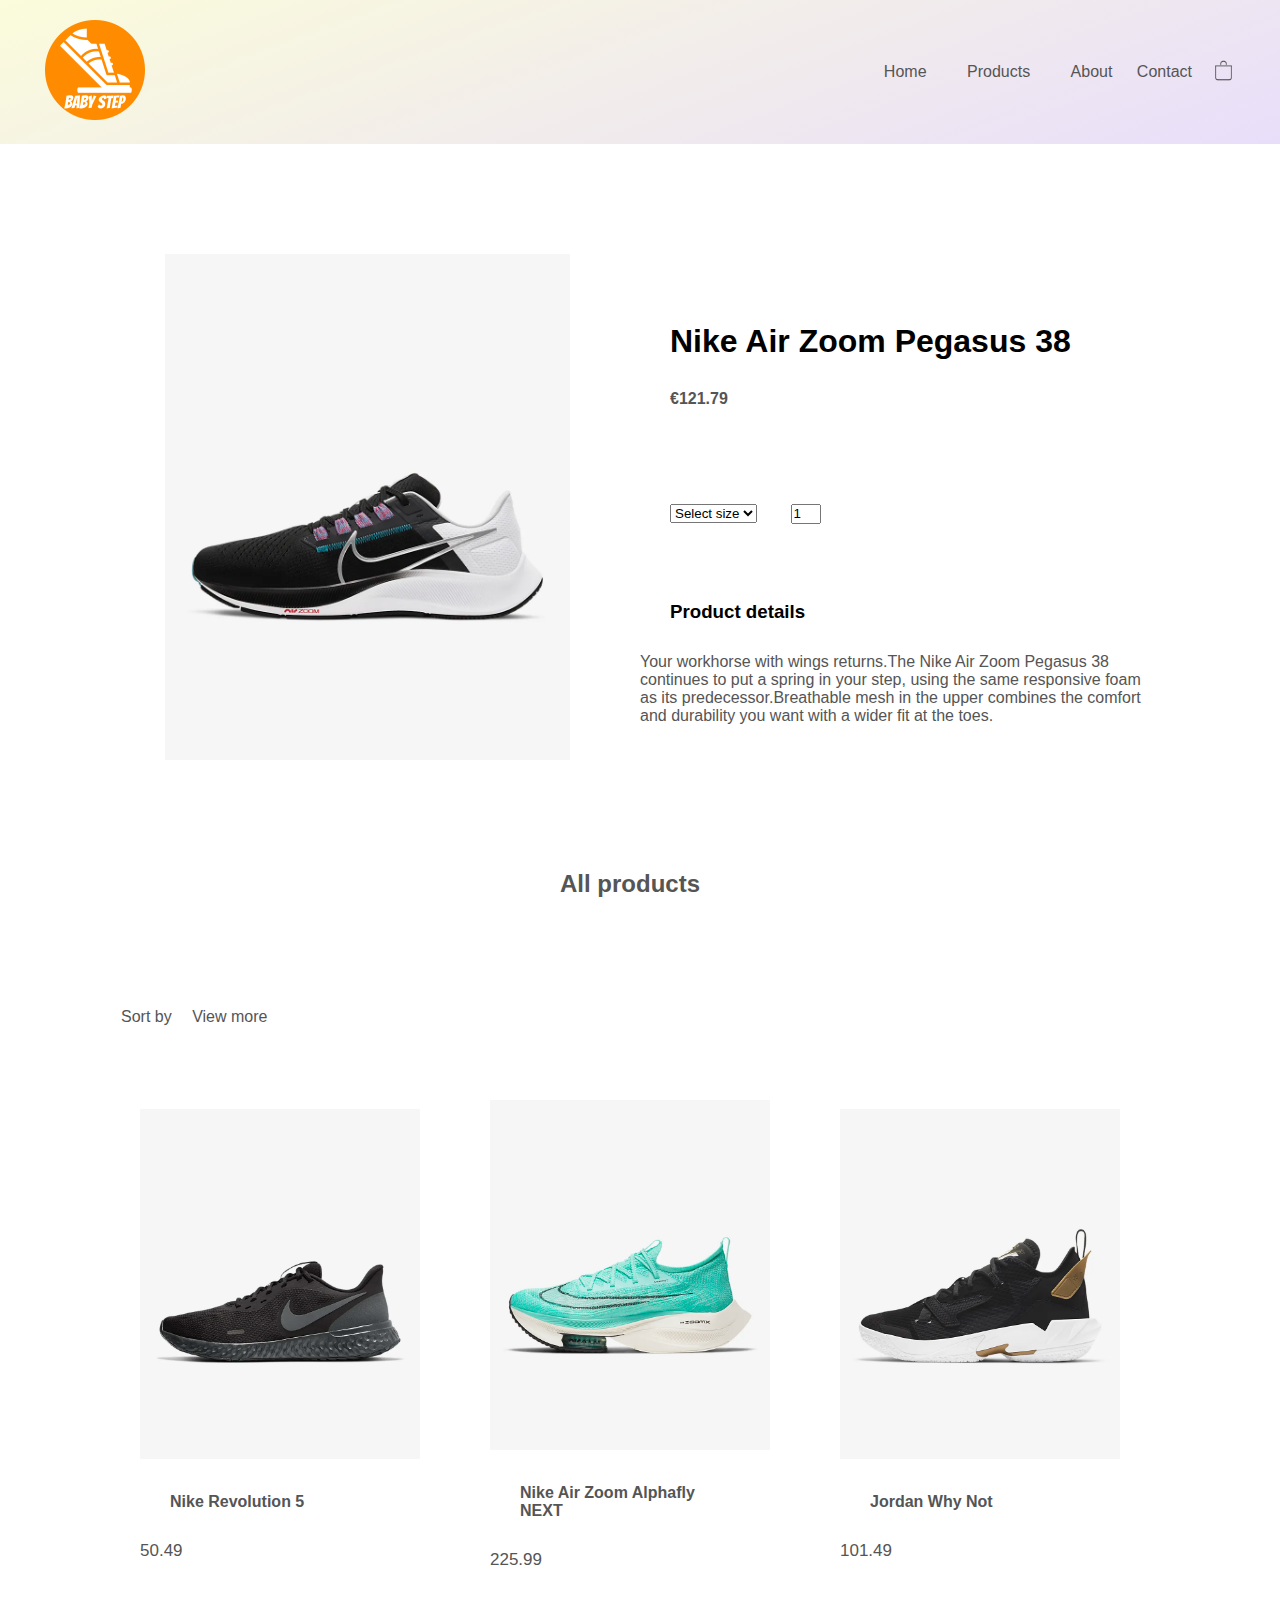
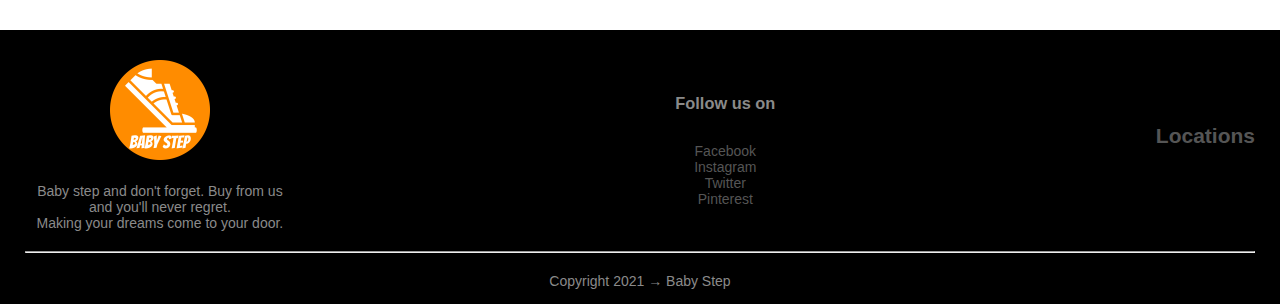
<file: Nike Air Zoom Pegasus 38-details.html>
<!DOCTYPE html>
<html lang="en">
<head>
    <meta charset="UTF-8">
    <meta http-equiv="X-UA-Compatible" content="IE=edge">
    <meta name="viewport" content="width=device-width, initial-scale=1.0">
    <link rel="stylesheet" href="style.css">
    <script src="myScript.js"></script>
    <title>Baby step - home</title>
</head>
<body>
   <div class="header">
        <div class="container">
            <div class = "navbar">
                <div class = "logo">
                    <img src = "images/logo1-orange.png" style="width:100px;"  id="mylogo" onclick="changeImage()" alt="idk">
                </div>
                <nav>
                    <ul>
                        <li><a href="index.html">Home</a></li>
                        <li class="dropdown">
                            <a class="active dropbtn" href="products.html">Products</a>
                            <div class="dropdown-content">
                                <a href="running-shoes.html">Running</a>
                                <a href="basketball-shoes.html">Basketball</a>
                                <a href="lifestyle-shoes.html">Lifestyle</a>
                            </div>
                        </li>
                        <li><a href="about.html">About</a></li>
                        <li><a href="contact.html">Contact</a></li>
                    </ul>
                </nav>
                <a href = "#"><img src="images/cart.png" style="height:23px;width:23px;" alt="idk"></a>
            </div>
            
        </div>
    </div>
    
    <!--Product details-->

    <div class="small-container">
        <div class="row">
            <div class="img-special">
                <img src="images/running-shoes/Nike Air Zoom Pegasus 38.png" alt="idk">
            </div>
            
            <div class="img-special">
                <h1>Nike Air Zoom Pegasus 38</h1>
                <h4>€121.79</h4>
                <br><br>
                <select>
                    <option>Select size</option>
                    <option>39 EUR</option>
                    <option>40 EUR</option>
                    <option>41 EUR</option>
                    <option>42 EUR</option>
                    <option>43 EUR</option>
                    <option>44 EUR</option>
                </select>
                <input type="number" value="1" min="0" max="9">
                <br><br>
                <h3>Product details</h3>
                <p>Your workhorse with wings returns.The Nike Air Zoom Pegasus 38 
                    continues to put a spring in your step, using the same responsive
                     foam as its predecessor.Breathable mesh 
                    in the upper combines the comfort and durability you want with a 
                    wider fit at the toes.</p>
            </div>
        </div>
    </div>

    <!--all products-->
    
    
    <section>
        <div class="small-container">
            <h2 class="title">All products</h2>
            <ul class="same-row">
                <li class="dropdown">
                    <p class="dropbtn">Sort by</p>
                    <div class="dropdown-content">
                        <button onclick="sortList(0,1)">Name &#8593;</button>
                        <button onclick="sortList(1,-1)">Name &#8595;</button>
                        <button onclick="sortList(2,1)">Price &#8593;</button>
                        <button onclick="sortList(3,-1)">Price &#8595;</button>
                    </div>
                </li>
            </ul>
            <p class="same-row"><a href="products.html" alt="idk">View more</a></p>
            <div>
                <ul class="row" id = "id01">
                    <li class="img-products">
                        <img src="images/running-shoes/Nike Revolution 5.png"  alt="idk">
                        <h4>Nike Revolution 5</h4>
                        <p>50.49</p>
                    </li>
                    <li class="img-products">
                        <img src="images/running-shoes/Nike Air Zoom Alphafly NEXT.png"  alt="idk">
                        <h4>Nike Air Zoom Alphafly NEXT</h4>
                        <p>225.99</p>
                    </li>
                    <li class="img-products">
                        <img src="images/basketball-shoes/Jordan Why Not.png"  alt="idk">
                        <h4>Jordan Why Not</h4>
                        <p>101.49</p>
                    </li>
                    
                    
                </ul>
            </div>
        </div>
    </section>

    <!--footer-->

    <footer>
        <div class="container">
            <div class="row-footer">
                <div id="f-1">
                    <img src="images/logo1-orange.png" alt="idk">
                    <p>Baby step and don't forget. Buy from us and you'll never regret.</p>
                    <p>Making your dreams come to your door. </p>
                </div>
                <div id="f-2">
                    <h3>Follow us on</h3>
                    <ul>
                        <li><a href="https://www.facebook.com/" target="_blank">Facebook</a></li>
                        <li><a href="https://www.instagram.com/" target="_blank">Instagram</a></li>
                        <li><a href="https://www.twitter.com/" target="_blank">Twitter</a></li>
                        <li><a href="https://www.pinterest.com/" target="_blank">Pinterest</a></li>
                    </ul>
                </div>
                <div id="f-3">
                    <h2><a href="https://www.google.ro/maps/@39.0911644,31.0807599,4z" target="_blank">Locations</a></h2>
                </div>
            </div>
            <hr>
            <p id="copyright">Copyright 2021 &#8594; Baby Step</p>
        </div>
    </footer>
</body>
</html>
</file>
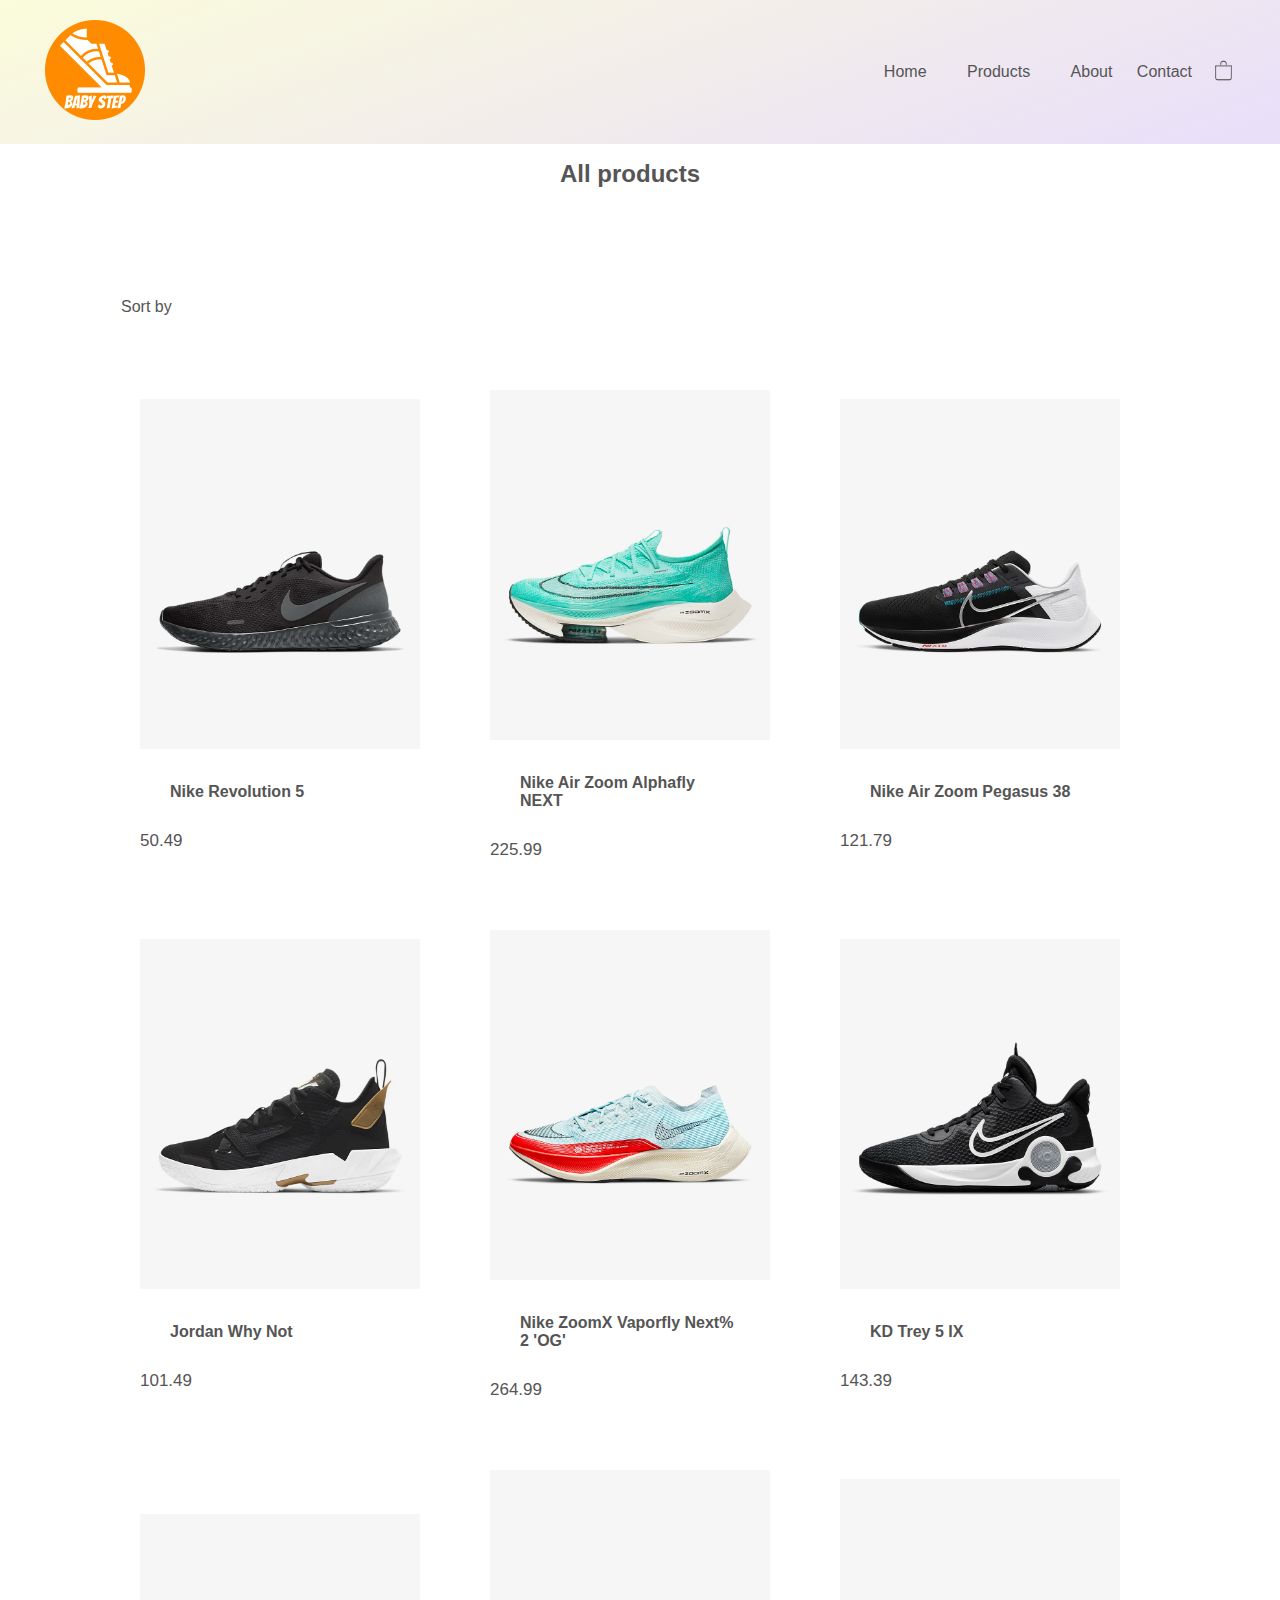
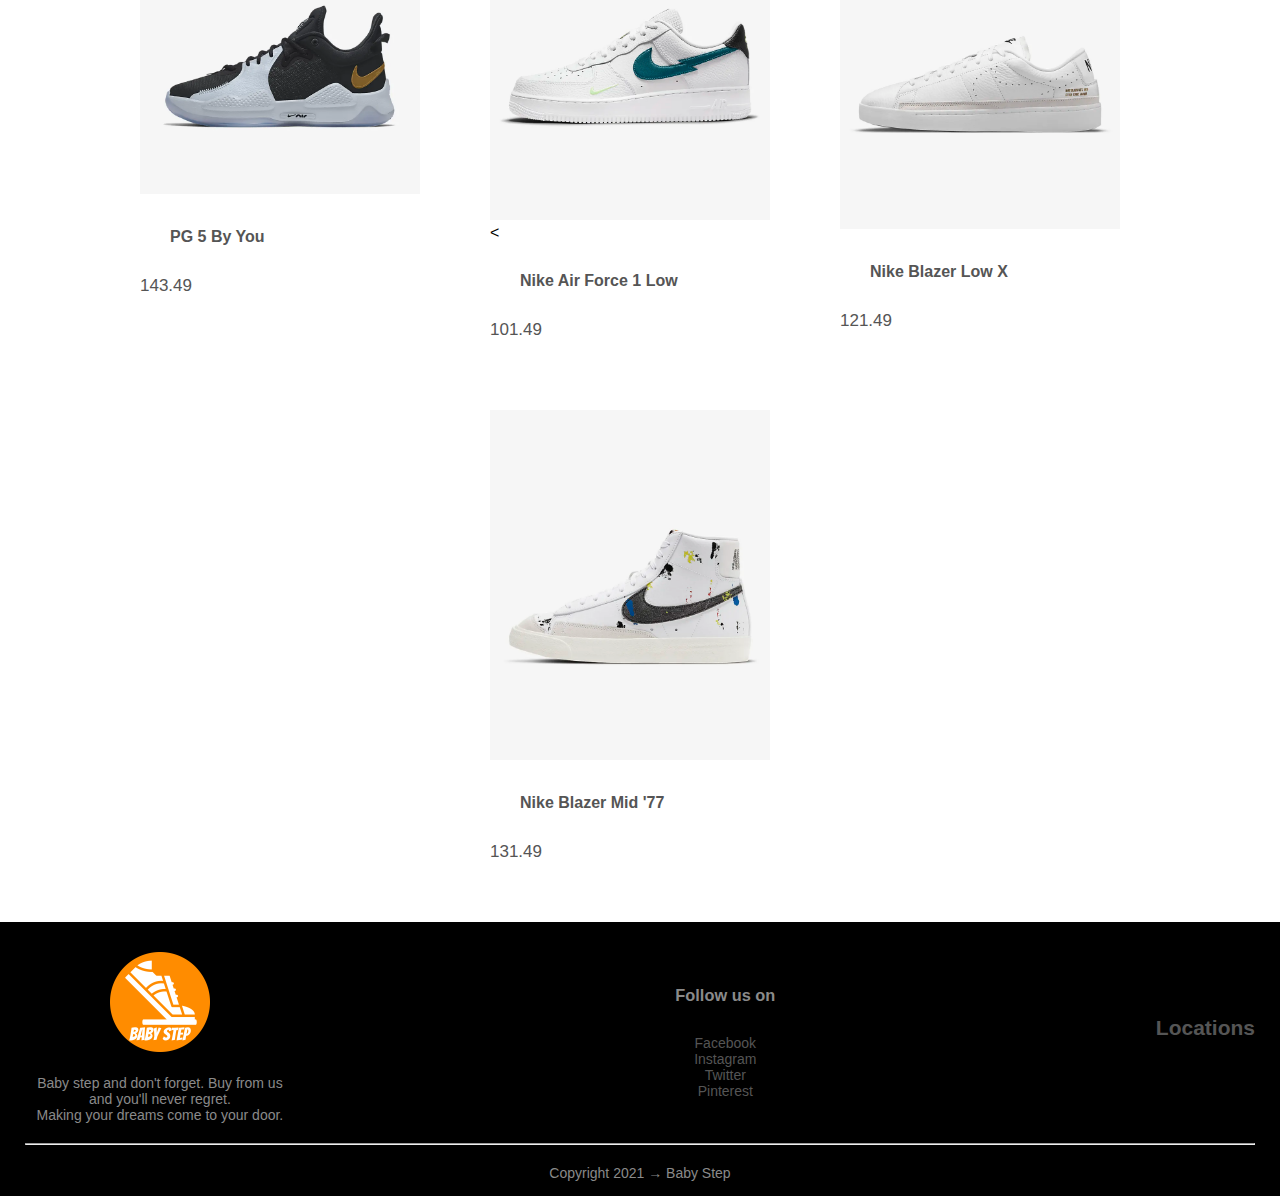
<file: products.html>
<!DOCTYPE html>
<html lang="en">
<head>
    <meta charset="UTF-8">
    <meta http-equiv="X-UA-Compatible" content="IE=edge">
    <meta name="viewport" content="width=device-width, initial-scale=1.0">
    <link rel="stylesheet" href="style.css">
    <script src="myScript.js"></script>
    <title>Baby step - home</title>
</head>
<body>
   <div class="header">
        <div class="container">
            <div class = "navbar">
                <div class = "logo">
                    <img src = "images/logo1-orange.png" style="width:100px;"  id="mylogo" onclick="changeImage()" alt="idk">
                </div>
                <nav>
                    <ul>
                        <li><a href="index.html">Home</a></li>
                        <li class="dropdown">
                            <a class="active dropbtn" href="products.html">Products</a>
                            <div class="dropdown-content">
                                <a href="running-shoes.html">Running</a>
                                <a href="basketball-shoes.html">Basketball</a>
                                <a href="lifestyle-shoes.html">Lifestyle</a>
                            </div>
                        </li>
                        <li><a href="about.html">About</a></li>
                        <li><a href="contact.html">Contact</a></li>
                    </ul>
                </nav>
                <a href = "#"><img src="images/cart.png" style="height:23px;width:23px;" alt="idk"></a>
            </div>
            
        </div>
    </div>
    


    <!--all products-->
    
    
    <section>
        <div class="small-container">
            <h2 class="title">All products</h2>
            <ul>
                <li class="dropdown">
                    <p class="dropbtn">Sort by</p>
                    <div class="dropdown-content">
                        <button onclick="sortList(0,1)">Name &#8593;</button>
                        <button onclick="sortList(1,-1)">Name &#8595;</button>
                        <button onclick="sortList(2,1)">Price &#8593;</button>
                        <button onclick="sortList(3,-1)">Price &#8595;</button>
                    </div>
                </li>
            </ul>
            <div>
                <ul class="row" id = "id01">
                    <li class="img-products">
                        <img src="images/running-shoes/Nike Revolution 5.png"  alt="idk">
                        <h4>Nike Revolution 5</h4>
                        <p>50.49</p>
                    </li>
                    <li class="img-products">
                        <img src="images/running-shoes/Nike Air Zoom Alphafly NEXT.png"  alt="idk">
                        <h4>Nike Air Zoom Alphafly NEXT</h4>
                        <p>225.99</p>
                    </li>
                    <li class="img-products">
    
                            <a href="Nike Air Zoom Pegasus 38-details.html"><img src="images/running-shoes/Nike Air Zoom Pegasus 38.png"  alt="idk"></a>
                            <h4>Nike Air Zoom Pegasus 38</h4>
                            <p>121.79</p>
                    </li>
                    <li class="img-products">
                        <img src="images/basketball-shoes/Jordan Why Not.png"  alt="idk">
                        <h4>Jordan Why Not</h4>
                        <p>101.49</p>
                    </li>
                    <li class="img-products">
                        <img src="images/running-shoes/Nike ZoomX Vaporfly Next% 2 'OG'.png"  alt="idk">
                        <h4>Nike ZoomX Vaporfly Next% 2 'OG'</h4>
                        <p>264.99</p>
                    </li>
                    <li class="img-products">
                        <a href="KD Trey 5 IX-details.html"><img src="images/basketball-shoes/KD Trey 5 IX.png"  alt="idk"></a>
                        <h4>KD Trey 5 IX</h4>
                        <p>143.39</p>
                    </li>
                    <li class="img-products">
                        <img src="images/basketball-shoes/PG 5 By You.png"  alt="idk">
                        <h4>PG 5 By You</h4>
                        <p>143.49</p>
                    </li>
                    <li class="img-products">
                        <a href="Nike Air Force 1 Low-details.html"><img src="images/lifestyle-shoes/Nike Air Force 1 Low.png"  alt="idk"></a><
                        <h4>Nike Air Force 1 Low</h4>
                        <p>101.49</p>
                    </li>
                    <li class="img-products">
                        <img src="images/lifestyle-shoes/Nike Blazer Low X.png"  alt="idk">
                        <h4>Nike Blazer Low X</h4>
                        <p>121.49</p>
                    </li>
                    <li class="img-products">
                        <img src="images/lifestyle-shoes/Nike Blazer Mid '77.png"  alt="idk">
                        <h4>Nike Blazer Mid '77</h4>
                        <p>131.49</p>
                    </li>
                    
                </ul>
            </div>
        </div>
    </section>

    <!--footer-->

    <footer>
        <div class="container">
            <div class="row-footer">
                <div id="f-1">
                    <img src="images/logo1-orange.png" alt="idk">
                    <p>Baby step and don't forget. Buy from us and you'll never regret.</p>
                    <p>Making your dreams come to your door. </p>
                </div>
                <div id="f-2">
                    <h3>Follow us on</h3>
                    <ul>
                        <li><a href="https://www.facebook.com/" target="_blank">Facebook</a></li>
                        <li><a href="https://www.instagram.com/" target="_blank">Instagram</a></li>
                        <li><a href="https://www.twitter.com/" target="_blank">Twitter</a></li>
                        <li><a href="https://www.pinterest.com/" target="_blank">Pinterest</a></li>
                    </ul>
                </div>
                <div id="f-3">
                    <h2><a href="https://www.google.ro/maps/@39.0911644,31.0807599,4z" target="_blank">Locations</a></h2>
                </div>
            </div>
            <hr>
            <p id="copyright">Copyright 2021 &#8594; Baby Step</p>
        </div>
    </footer>
</body>
</html>
</file>
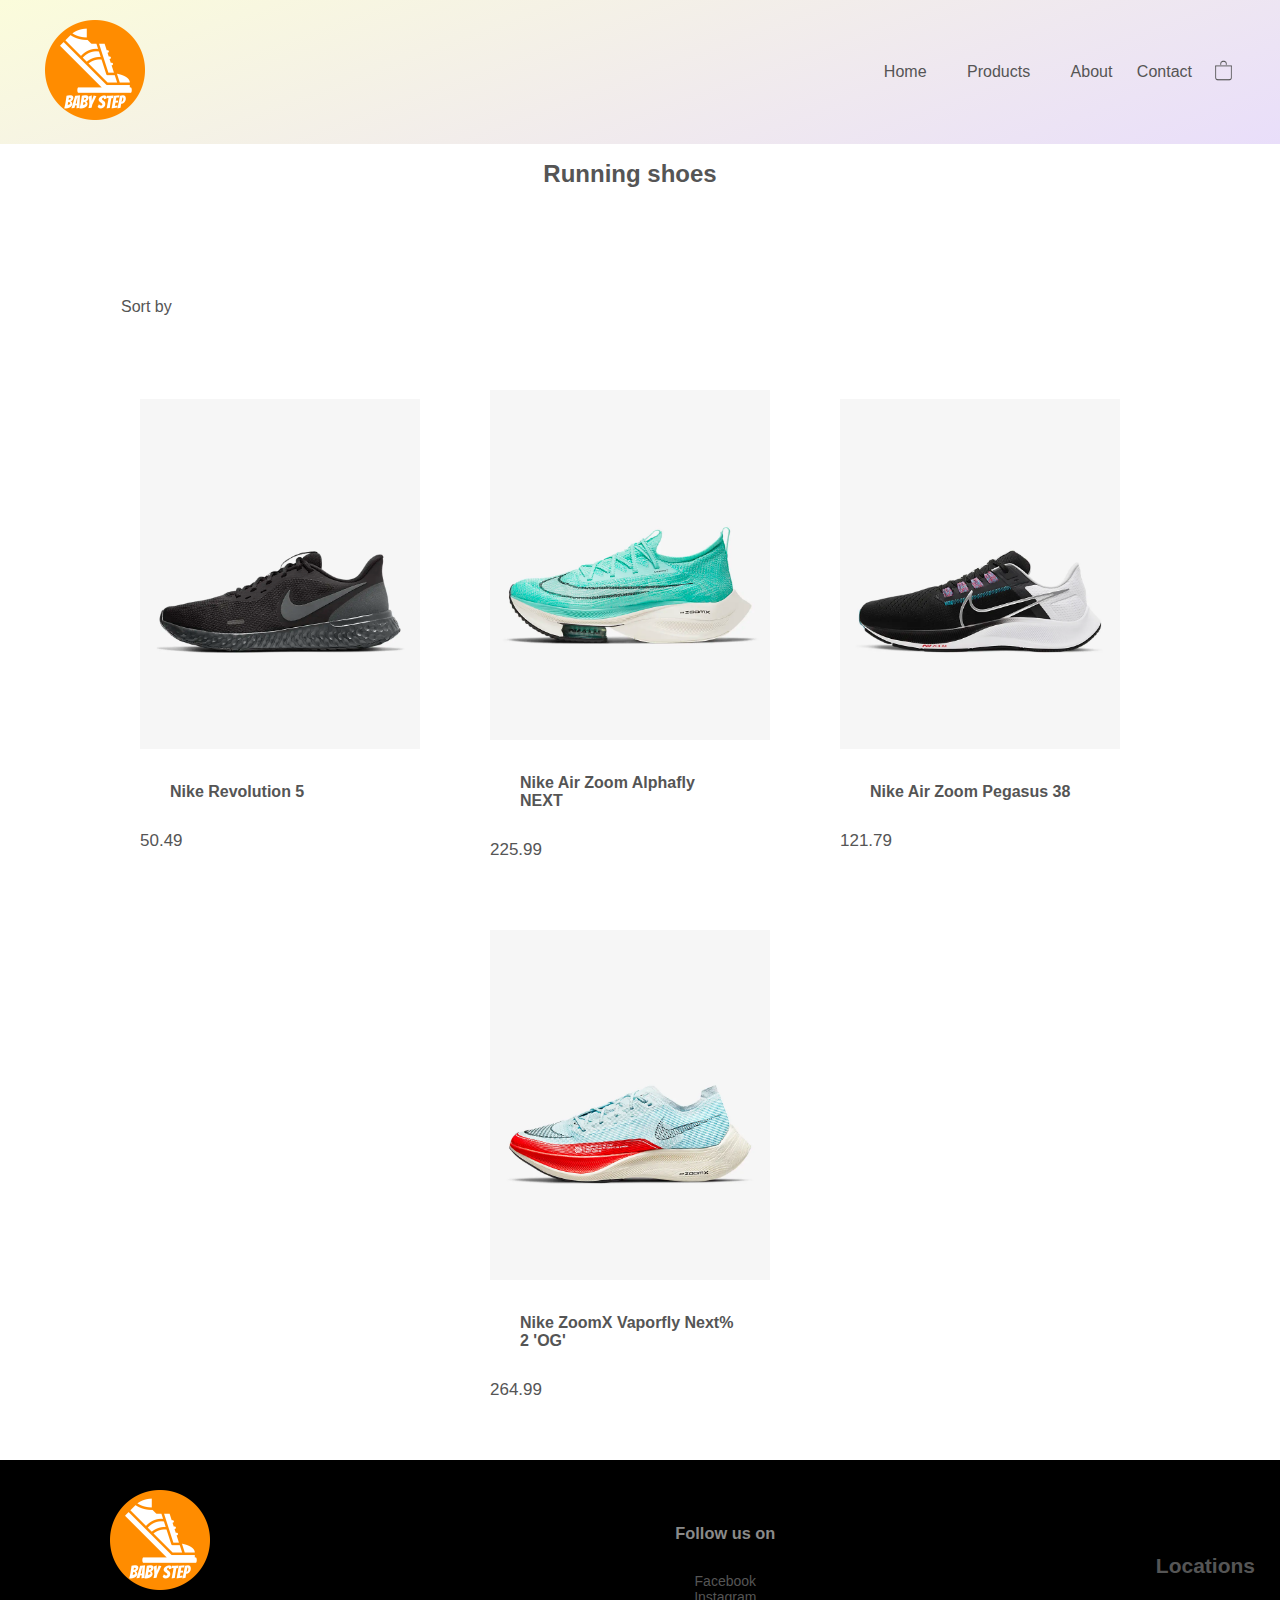
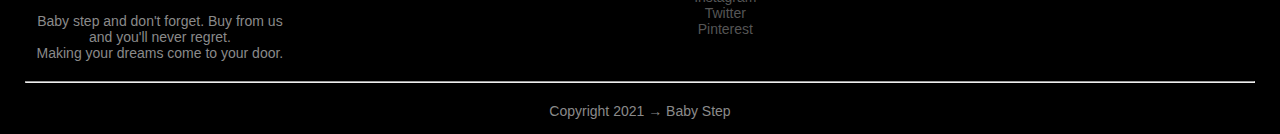
<file: running-shoes.html>
<!DOCTYPE html>
<html lang="en">
<head>
    <meta charset="UTF-8">
    <meta http-equiv="X-UA-Compatible" content="IE=edge">
    <meta name="viewport" content="width=device-width, initial-scale=1.0">
    <link rel="stylesheet" href="style.css">
    <script src="myScript.js"></script>
    <title>Baby step - home</title>
</head>
<body>
   <div class="header">
        <div class="container">
            <div class = "navbar">
                <div class = "logo">
                    <img src = "images/logo1-orange.png" style="width:100px;"  id="mylogo" onclick="changeImage()" alt="idk">
                </div>
                <nav>
                    <ul>
                        <li><a href="index.html">Home</a></li>
                        <li class="dropdown">
                            <a class="active dropbtn" href="products.html">Products</a>
                            <div class="dropdown-content">
                                <a href="running-shoes.html">Running</a>
                                <a href="basketball-shoes.html">Basketball</a>
                                <a href="lifestyle-shoes.html">Lifestyle</a>
                            </div>
                        </li>
                        <li><a href="about.html">About</a></li>
                        <li><a href="contact.html">Contact</a></li>
                    </ul>
                </nav>
                <a href = "#"><img src="images/cart.png" style="height:23px;width:23px;" alt="idk"></a>
            </div>
            
        </div>
    </div>
    


    <!--all products-->
    
    
    <section>
        <div class="small-container">
            <h2 class="title">Running shoes</h2>
            <ul>
                <li class="dropdown">
                    <p class="dropbtn">Sort by</p>
                    <div class="dropdown-content">
                        <button onclick="sortList(0,1)">Name &#8593;</button>
                        <button onclick="sortList(1,-1)">Name &#8595;</button>
                        <button onclick="sortList(2,1)">Price &#8593;</button>
                        <button onclick="sortList(3,-1)">Price &#8595;</button>
                    </div>
                </li>
            </ul>
            <div>
                <ul class="row" id = "id01">
                    <li class="img-products">
                        <img src="images/running-shoes/Nike Revolution 5.png"  alt="idk">
                        <h4>Nike Revolution 5</h4>
                        <p>50.49</p>
                    </li>
                    <li class="img-products">
                        <img src="images/running-shoes/Nike Air Zoom Alphafly NEXT.png"  alt="idk">
                        <h4>Nike Air Zoom Alphafly NEXT</h4>
                        <p>225.99</p>
                    </li>
                    <li class="img-products">
    
                            <a href="Nike Air Zoom Pegasus 38-details.html"><img src="images/running-shoes/Nike Air Zoom Pegasus 38.png"  alt="idk"></a>
                            <h4>Nike Air Zoom Pegasus 38</h4>
                            <p>121.79</p>
                    </li>
                    <li class="img-products">
                        <img src="images/running-shoes/Nike ZoomX Vaporfly Next% 2 'OG'.png"  alt="idk">
                        <h4>Nike ZoomX Vaporfly Next% 2 'OG'</h4>
                        <p>264.99</p>
                    </li>
                    
                </ul>
            </div>
        </div>
    </section>

    <!--footer-->

    <footer>
        <div class="container">
            <div class="row-footer">
                <div id="f-1">
                    <img src="images/logo1-orange.png" alt="idk">
                    <p>Baby step and don't forget. Buy from us and you'll never regret.</p>
                    <p>Making your dreams come to your door. </p>
                </div>
                <div id="f-2">
                    <h3>Follow us on</h3>
                    <ul>
                        <li><a href="https://www.facebook.com/" target="_blank">Facebook</a></li>
                        <li><a href="https://www.instagram.com/" target="_blank">Instagram</a></li>
                        <li><a href="https://www.twitter.com/" target="_blank">Twitter</a></li>
                        <li><a href="https://www.pinterest.com/" target="_blank">Pinterest</a></li>
                    </ul>
                </div>
                <div id="f-3">
                    <h2><a href="https://www.google.ro/maps/@39.0911644,31.0807599,4z" target="_blank">Locations</a></h2>
                </div>
            </div>
            <hr>
            <p id="copyright">Copyright 2021 &#8594; Baby Step</p>
        </div>
    </footer>
</body>
</html>
</file>
<file: style.css>
*{
    margin: 0;
    padding: 0;
    box-sizing: border-box;
}

body{
    font-family: Arial, Helvetica, sans-serif;
    overflow-x: hidden;
}

ul{
    display: inline-block;
    list-style-type: none;
}

.header{
    background-image: linear-gradient(-20deg, #e9defa 0%, #fbfcdb 100%);
}

.container{
    max-width: 1300px;
    margin: auto;
    padding-left: 25px;
    padding-right: 25px;
    
}

.navbar{
    display: flex;
    align-items: center;
    flex-wrap: wrap;
    padding: 20px;
    
}
/*flex direction: row nu merge pentru ca lista este un singur element
asa ca trebuie display: inline- block*/

nav{
    flex: 1;
    text-align: right;
    /*as putea folosi justify-content in navbar{} dar vreau ca logo-ul sa fie in stanga*/
}

nav ul{
    display: inline-block;
    list-style-type: none;
}

nav ul li {
    display: inline-block;
    margin-right:20px;
}
a{
    text-decoration:none; 
    color: #555;
}
p{
    color: #555;
}

.small-container{
    margin:auto;
    max-width: 1080px; /*may be removed for urban */
    padding-left: 5px;
    padding-right: 25px;

}

.row{
    display: flex;
    align-items: center;
    flex-wrap: wrap;
    justify-content: space-around;
    margin-top: 50px;
}

.row-footer{ /*pentru a elimina margin top  deoarece intre gradient si footer era alb*/
    display: flex;
    align-items: center;
    flex-wrap: wrap;
    justify-content: space-around;
    margin-bottom: 20px;
    
}

/*Categories*/

.categories{
    margin: 70px 0;
}

.img-category{
    flex-basis:30%;
    min-width: 350px;
    margin-bottom: 30px;
}

.img-category img{
    max-width: 80%;
}

/*Featured products*/

.img-products{
    flex-basis: 25%;
    padding:10px;
    min-width: 300px;
    margin-bottom: 50px;
    transition: transform 0.5s; /*for hover transform*/
}

.img-products img{
    width:100%;
}

.title{
    color:#555;
    text-align:center;
    margin:0 auto 80px;
    position: relative;
    line-height: 60px;
}

h4{
    color:#555;
}

.img-products p{
    font-size: 17px;
}

.img-products:hover{ 
    transform: translateY(-10px);
}

.special-offer{
    background-image: linear-gradient(20deg, #fbfcdb 0%, #e9defa 100%);
    margin-top: 80px;
    padding: 30px 0;
}

.img-special{
    flex-basis:50%;
    padding:10px;
    min-width: 500px;
    margin-bottom: 30px;
}

.img-special img{
    padding: 50px;
    max-width: 100%;
}
small{
    color:#555;
}

/*footer*/

footer{
    background:#000;
    color:#8a8a8a;
    font-size:14px;
    padding: 10px 0;
}

footer p{
    color: #8a8a8a;
}

footer h3 h2{
    color: #fff;
}

#f-1 #f-2 #f-3{
    min-width: 250px;
    margin-bottom: 20px;
}

#f-1{
    flex: 1;
    text-align:center;
}

#f-1 img{
    margin-top: 20px;
    width: 100px;
    margin-bottom: 20px;
}

#f-2{
    flex-basis: 70%;
    text-align: center;
}

#f-2 ul{
    list-style-type: none;
}

#f-2 a:hover{
    color:rgb(145, 143, 143);
}

#f-3 a:hover{
    color:rgb(145, 143, 143);
}

hr{
    margin: 20px 0;
}

#copyright{
    margin-top: 20px;
    margin-bottom: 5px;
    text-align: center;
}

/*dropdown menu*/


  
.dropbtn {
    display: block;
    text-align: center;
    padding: 14px 16px;
    text-decoration: none;
  }
  
  li a:hover , .dropdown:hover .dropbtn, button:hover{
    color: #ff8b0c;
    border: 0;
  }
  

  
  li.dropdown {
    display: inline-block;
  }
  
  .dropdown-content {
    display: none;
    position: absolute;
    background-color: #f2ede8;
  }
  
  .dropdown-content a, button {
    color: #555;
    padding: 12px 16px;
    text-decoration: none;
    display: block;
    text-align: left;
  }
  
  
  .dropdown:hover .dropdown-content {
    display: block;
  }
  
  button {
    background-color: white; 
    border: none;
    padding: 15px 32px;
    text-align: center;
    text-decoration: none;
    display: block;
    font-size: 16px;
  }
  


.same-row{
    display:inline-block;
}

.img-special h1, h3, h4, select{
    margin:30px;
}

.img-special input{
    width: 30px;
    height:20px;
}
</file>
